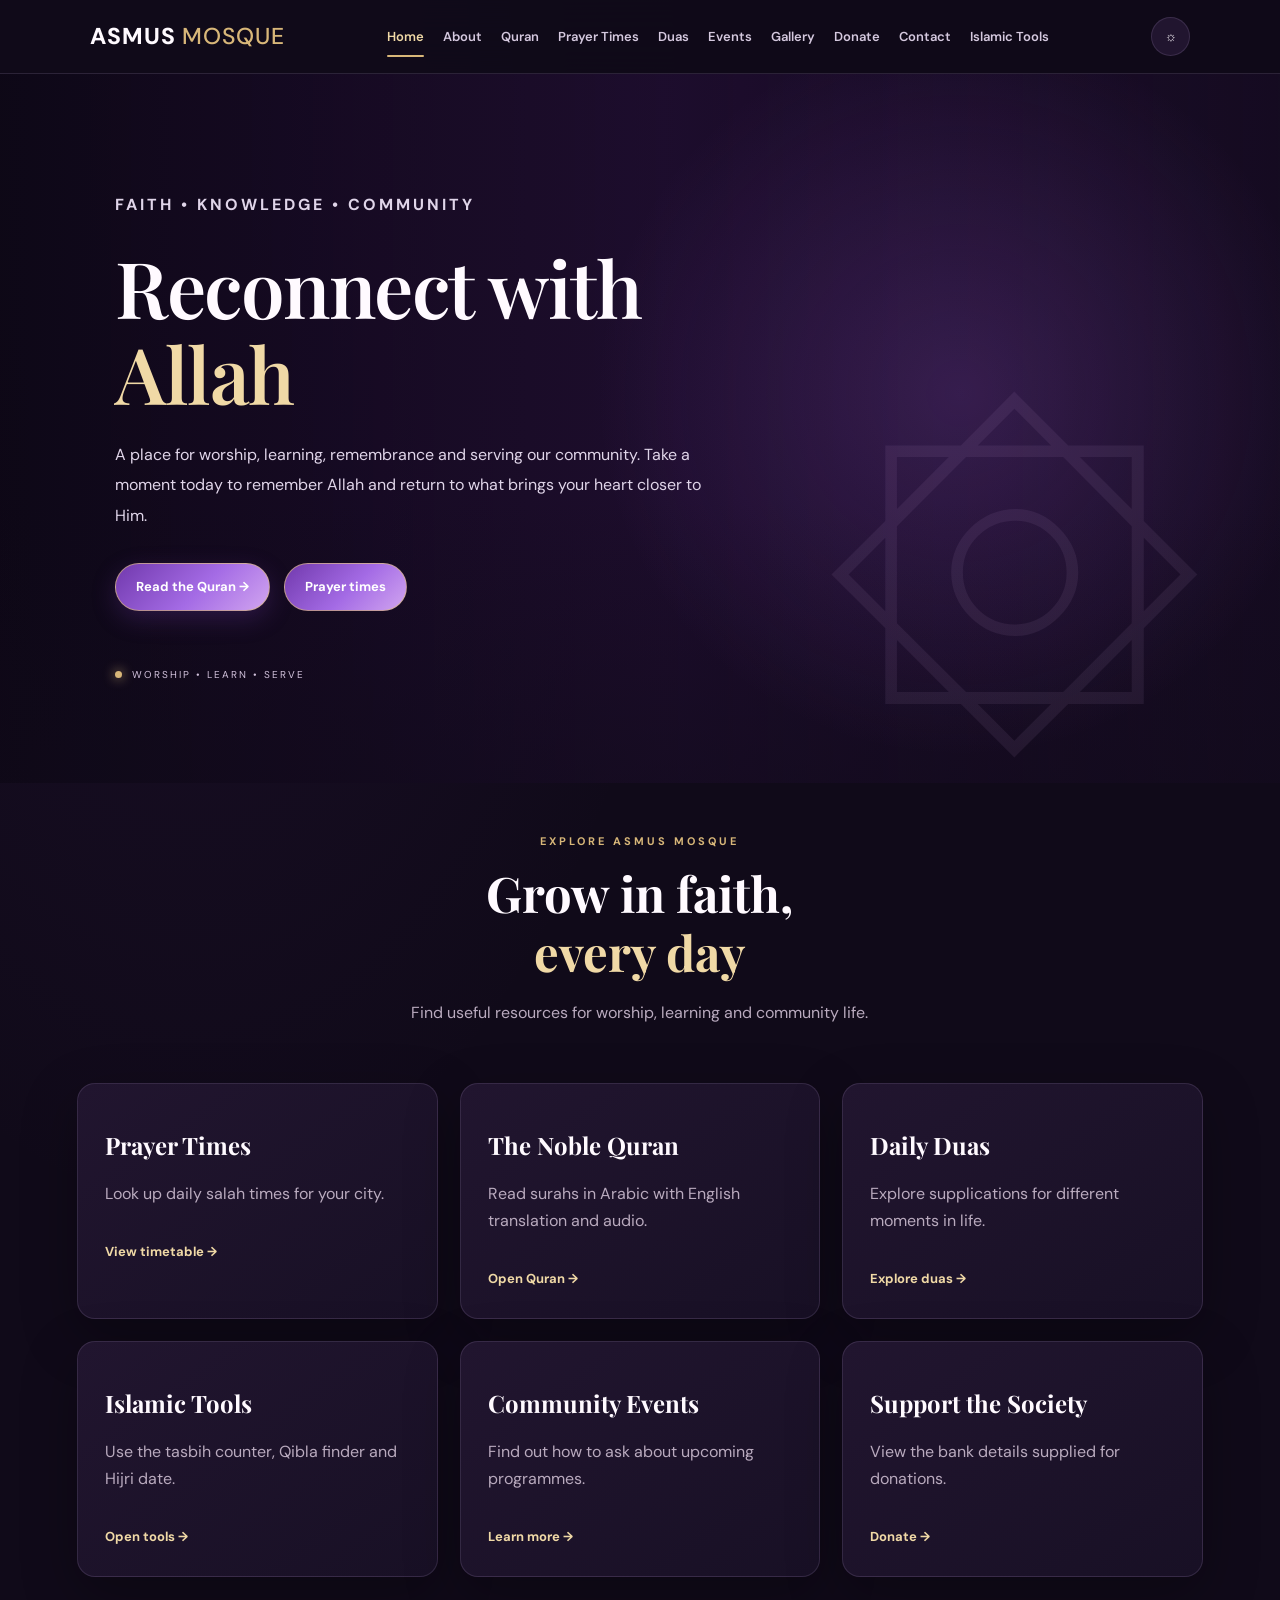
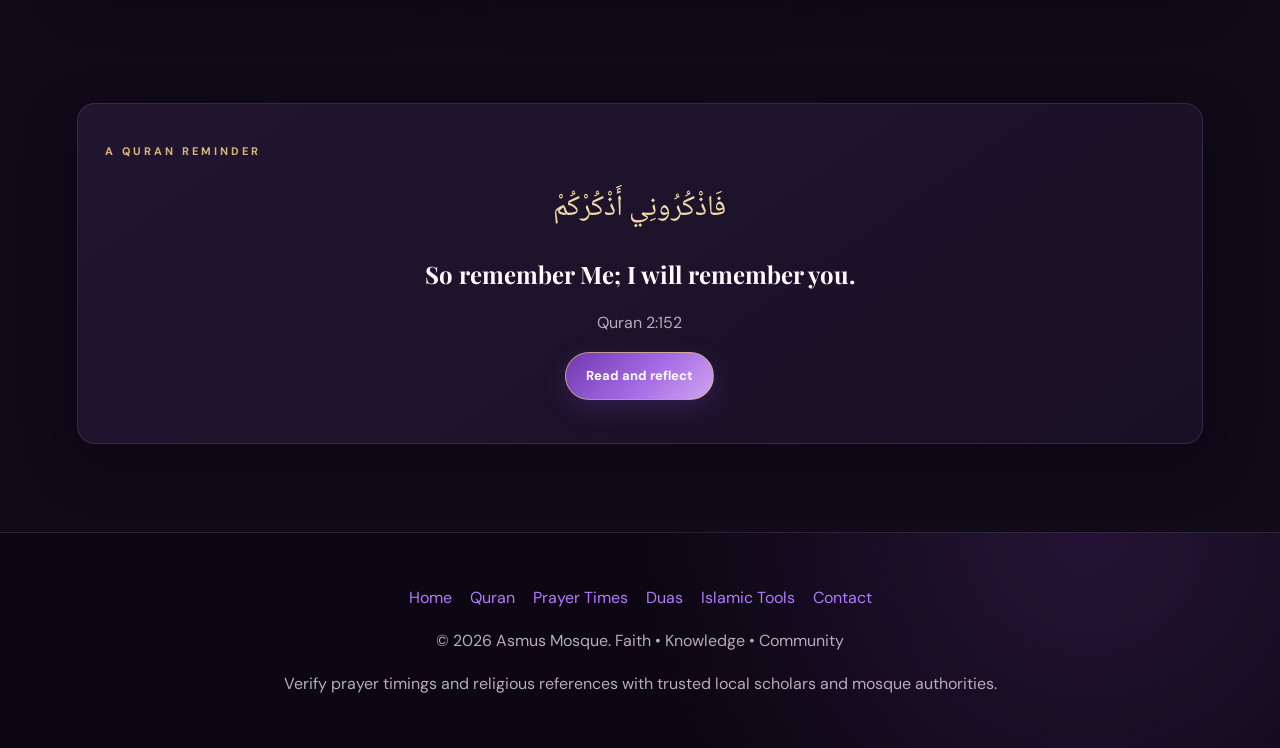
<file: index.html>
<!doctype html>
<html lang="en">
<head>
<meta charset="utf-8"><meta name="viewport" content="width=device-width,initial-scale=1">
<meta name="description" content="Asmus Mosque — worship, learning, remembrance and community.">
<meta name="theme-color" content="#100a19"><link rel="manifest" href="manifest.webmanifest">
<title>Home | Asmus Mosque</title>
<link rel="preconnect" href="https://fonts.googleapis.com"><link rel="preconnect" href="https://fonts.gstatic.com" crossorigin>
<link href="https://fonts.googleapis.com/css2?family=DM+Sans:wght@400;500;600;700;800&family=Playfair+Display:wght@500;600;700&family=Noto+Naskh+Arabic:wght@400;500;600&display=swap" rel="stylesheet">
<link rel="stylesheet" href="style.css"><link rel="stylesheet" href="pages.css">
<script src="script.js" defer></script><script src="home.js" defer></script>
</head>
<body><a class="skip-link" href="#main">Skip to content</a>
<header class="navbar"><a class="logo" href="index.html">ASMUS <span>MOSQUE</span></a>
<button class="menu-toggle" id="menuToggle" type="button" aria-label="Toggle navigation" aria-expanded="false"><span></span><span></span><span></span></button>
<nav aria-label="Main navigation"><a href="index.html">Home</a><a href="about.html">About</a><a href="quran.html">Quran</a><a href="prayer.html">Prayer Times</a><a href="duas.html">Duas</a><a href="events.html">Events</a><a href="gallery.html">Gallery</a><a href="donate.html">Donate</a><a href="contact.html">Contact</a><a href="tools.html">Islamic Tools</a></nav><div class="nav-actions"><button id="themeToggle" type="button" aria-label="Toggle light and dark theme">☼</button></div></header>
<div class="install-banner" id="installBanner"><span>Install Asmus Mosque on your device for quick access.</span><button class="btn" id="installButton" type="button">Install</button></div>
<main id="main"><section class="hero"><div class="hero-overlay"></div><div class="hero-content"><p class="hero-label">FAITH • KNOWLEDGE • COMMUNITY</p><h1>Reconnect with <span>Allah</span></h1><p>A place for worship, learning, remembrance and serving our community. Take a moment today to remember Allah and return to what brings your heart closer to Him.</p><div class="hero-buttons"><a class="btn" href="quran.html">Read the Quran →</a><a class="btn btn-outline" href="prayer.html">Prayer times</a></div><div class="hero-location"><span class="location-dot"></span> WORSHIP • LEARN • SERVE</div></div><div class="hero-decoration" aria-hidden="true">۞</div></section>
<section class="page-content"><div class="section-heading"><p class="eyebrow">EXPLORE ASMUS MOSQUE</p><h2>Grow in faith, <span class="gold">every day</span></h2><p>Find useful resources for worship, learning and community life.</p></div><div class="content-grid"><a class="content-card" href="prayer.html"><h2>Prayer Times</h2><p>Look up daily salah times for your city.</p><span class="card-link">View timetable →</span></a><a class="content-card" href="quran.html"><h2>The Noble Quran</h2><p>Read surahs in Arabic with English translation and audio.</p><span class="card-link">Open Quran →</span></a><a class="content-card" href="duas.html"><h2>Daily Duas</h2><p>Explore supplications for different moments in life.</p><span class="card-link">Explore duas →</span></a><a class="content-card" href="tools.html"><h2>Islamic Tools</h2><p>Use the tasbih counter, Qibla finder and Hijri date.</p><span class="card-link">Open tools →</span></a><a class="content-card" href="events.html"><h2>Community Events</h2><p>Find out how to ask about upcoming programmes.</p><span class="card-link">Learn more →</span></a><a class="content-card" href="donate.html"><h2>Support the Society</h2><p>View the bank details supplied for donations.</p><span class="card-link">Donate →</span></a></div></section>
<section class="page-content"><div class="quran-panel"><p class="eyebrow">A QURAN REMINDER</p><div id="homeVerseArabic" class="arabic">فَاذْكُرُونِي أَذْكُرْكُمْ</div><h2 id="homeVerseTranslation" style="text-align:center">So remember Me; I will remember you.</h2><p id="homeVerseReference" class="muted" style="text-align:center">Quran 2:152</p><p style="text-align:center"><a class="btn" href="quran.html">Read and reflect</a></p></div></section></main>
<footer class="footer"><p><a href="index.html">Home</a><a href="quran.html">Quran</a><a href="prayer.html">Prayer Times</a><a href="duas.html">Duas</a><a href="tools.html">Islamic Tools</a><a href="contact.html">Contact</a></p><p>© <span data-year></span> Asmus Mosque. Faith • Knowledge • Community</p><p class="muted">Verify prayer timings and religious references with trusted local scholars and mosque authorities.</p></footer>
</body></html>
</file>
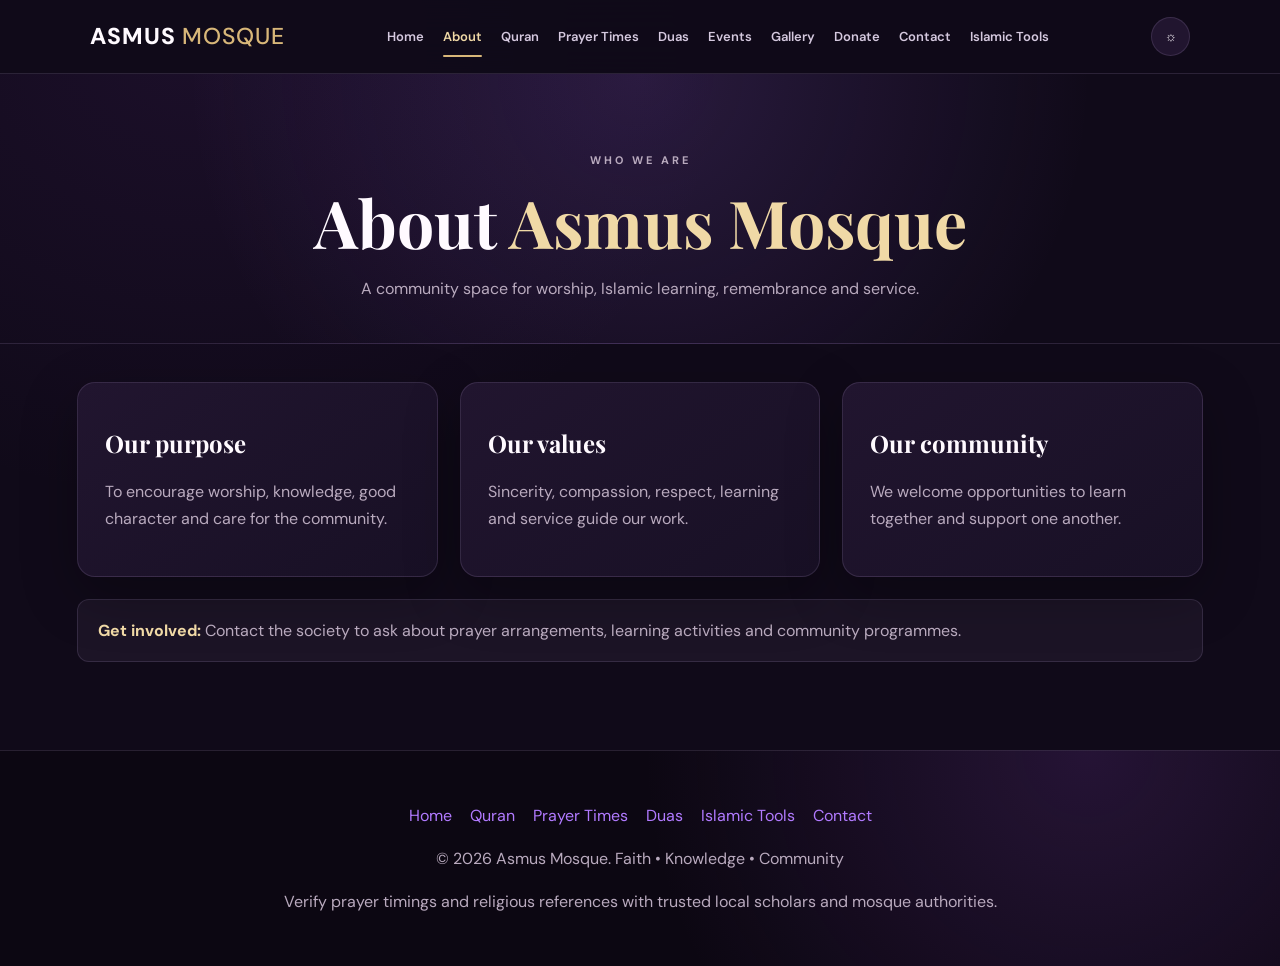
<file: about.html>
<!doctype html>
<html lang="en">
<head>
<meta charset="utf-8"><meta name="viewport" content="width=device-width,initial-scale=1">
<meta name="description" content="Asmus Mosque — worship, learning, remembrance and community.">
<meta name="theme-color" content="#100a19"><link rel="manifest" href="manifest.webmanifest">
<title>About | Asmus Mosque</title>
<link rel="preconnect" href="https://fonts.googleapis.com"><link rel="preconnect" href="https://fonts.gstatic.com" crossorigin>
<link href="https://fonts.googleapis.com/css2?family=DM+Sans:wght@400;500;600;700;800&family=Playfair+Display:wght@500;600;700&family=Noto+Naskh+Arabic:wght@400;500;600&display=swap" rel="stylesheet">
<link rel="stylesheet" href="style.css"><link rel="stylesheet" href="pages.css">
<script src="script.js" defer></script>
</head>
<body><a class="skip-link" href="#main">Skip to content</a>
<header class="navbar"><a class="logo" href="index.html">ASMUS <span>MOSQUE</span></a>
<button class="menu-toggle" id="menuToggle" type="button" aria-label="Toggle navigation" aria-expanded="false"><span></span><span></span><span></span></button>
<nav aria-label="Main navigation"><a href="index.html">Home</a><a href="about.html">About</a><a href="quran.html">Quran</a><a href="prayer.html">Prayer Times</a><a href="duas.html">Duas</a><a href="events.html">Events</a><a href="gallery.html">Gallery</a><a href="donate.html">Donate</a><a href="contact.html">Contact</a><a href="tools.html">Islamic Tools</a></nav><div class="nav-actions"><button id="themeToggle" type="button" aria-label="Toggle light and dark theme">☼</button></div></header>
<div class="install-banner" id="installBanner"><span>Install Asmus Mosque on your device for quick access.</span><button class="btn" id="installButton" type="button">Install</button></div>
<main id="main"><section class="page-heading"><p class="eyebrow">WHO WE ARE</p><h1>About <span class="gold">Asmus Mosque</span></h1><p>A community space for worship, Islamic learning, remembrance and service.</p></section><section class="page-content"><div class="content-grid"><article class="content-card"><h2>Our purpose</h2><p>To encourage worship, knowledge, good character and care for the community.</p></article><article class="content-card"><h2>Our values</h2><p>Sincerity, compassion, respect, learning and service guide our work.</p></article><article class="content-card"><h2>Our community</h2><p>We welcome opportunities to learn together and support one another.</p></article></div><div class="notice"><strong class="gold">Get involved:</strong> Contact the society to ask about prayer arrangements, learning activities and community programmes.</div></section></main>
<footer class="footer"><p><a href="index.html">Home</a><a href="quran.html">Quran</a><a href="prayer.html">Prayer Times</a><a href="duas.html">Duas</a><a href="tools.html">Islamic Tools</a><a href="contact.html">Contact</a></p><p>© <span data-year></span> Asmus Mosque. Faith • Knowledge • Community</p><p class="muted">Verify prayer timings and religious references with trusted local scholars and mosque authorities.</p></footer>
</body></html>
</file>
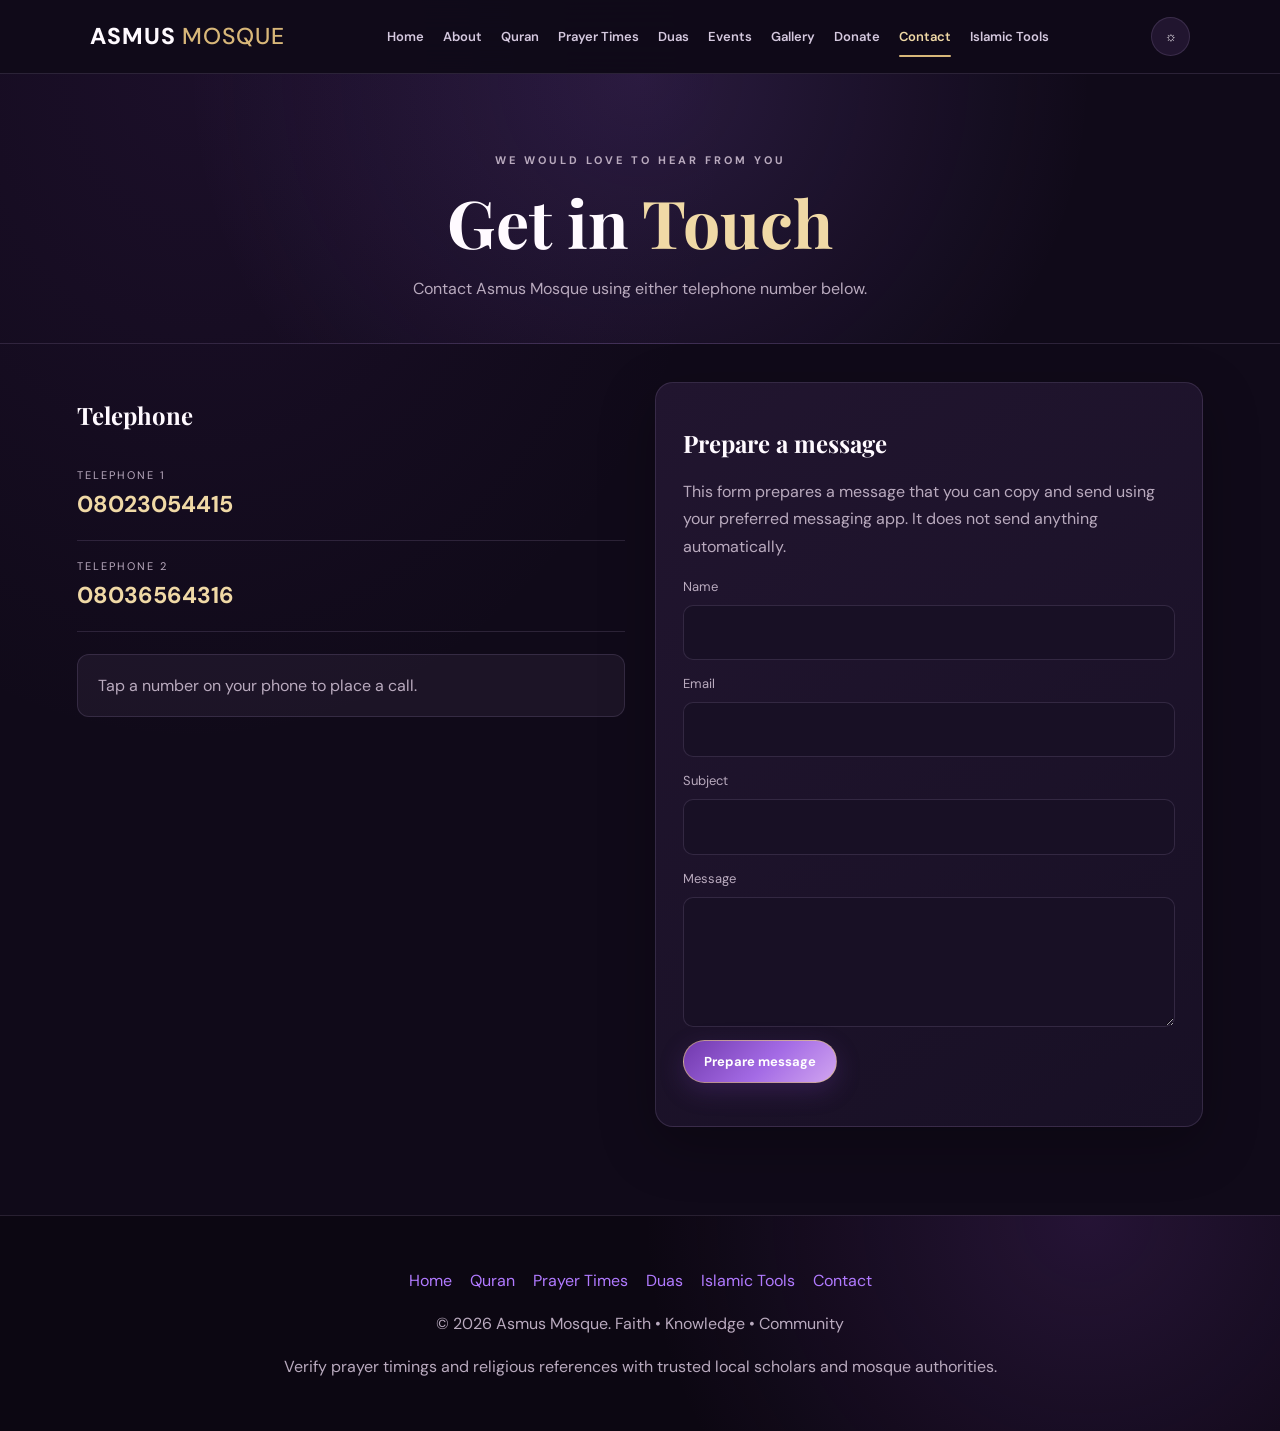
<file: contact.html>
<!doctype html>
<html lang="en">
<head>
<meta charset="utf-8"><meta name="viewport" content="width=device-width,initial-scale=1">
<meta name="description" content="Asmus Mosque — worship, learning, remembrance and community.">
<meta name="theme-color" content="#100a19"><link rel="manifest" href="manifest.webmanifest">
<title>Contact | Asmus Mosque</title>
<link rel="preconnect" href="https://fonts.googleapis.com"><link rel="preconnect" href="https://fonts.gstatic.com" crossorigin>
<link href="https://fonts.googleapis.com/css2?family=DM+Sans:wght@400;500;600;700;800&family=Playfair+Display:wght@500;600;700&family=Noto+Naskh+Arabic:wght@400;500;600&display=swap" rel="stylesheet">
<link rel="stylesheet" href="style.css"><link rel="stylesheet" href="pages.css">
<script src="script.js" defer></script><script src="contact.js" defer></script>
</head>
<body><a class="skip-link" href="#main">Skip to content</a>
<header class="navbar"><a class="logo" href="index.html">ASMUS <span>MOSQUE</span></a>
<button class="menu-toggle" id="menuToggle" type="button" aria-label="Toggle navigation" aria-expanded="false"><span></span><span></span><span></span></button>
<nav aria-label="Main navigation"><a href="index.html">Home</a><a href="about.html">About</a><a href="quran.html">Quran</a><a href="prayer.html">Prayer Times</a><a href="duas.html">Duas</a><a href="events.html">Events</a><a href="gallery.html">Gallery</a><a href="donate.html">Donate</a><a href="contact.html">Contact</a><a href="tools.html">Islamic Tools</a></nav><div class="nav-actions"><button id="themeToggle" type="button" aria-label="Toggle light and dark theme">☼</button></div></header>
<div class="install-banner" id="installBanner"><span>Install Asmus Mosque on your device for quick access.</span><button class="btn" id="installButton" type="button">Install</button></div>
<main id="main"><section class="page-heading"><p class="eyebrow">WE WOULD LOVE TO HEAR FROM YOU</p><h1>Get in <span class="gold">Touch</span></h1><p>Contact Asmus Mosque using either telephone number below.</p></section><section class="page-content"><div class="contact-layout"><div><h2>Telephone</h2><div class="contact-number-card"><span>Telephone 1</span><a href="tel:08023054415">08023054415</a></div><div class="contact-number-card"><span>Telephone 2</span><a href="tel:08036564316">08036564316</a></div><div class="notice">Tap a number on your phone to place a call.</div></div><form class="contact-form" id="contactForm"><h2>Prepare a message</h2><p class="muted">This form prepares a message that you can copy and send using your preferred messaging app. It does not send anything automatically.</p><div class="form-field"><label for="contactName">Name</label><input id="contactName" required maxlength="80"></div><div class="form-field"><label for="contactEmail">Email</label><input id="contactEmail" type="email" required maxlength="120"></div><div class="form-field"><label for="contactSubject">Subject</label><input id="contactSubject" required maxlength="120"></div><div class="form-field"><label for="contactMessage">Message</label><textarea id="contactMessage" required maxlength="2000"></textarea></div><button class="btn" type="submit">Prepare message</button><p id="contactStatus" class="muted" aria-live="polite"></p><textarea id="preparedMessage" hidden readonly aria-label="Prepared message"></textarea><button class="small-btn" id="copyMessage" type="button" hidden>Copy prepared message</button></form></div></section></main>
<footer class="footer"><p><a href="index.html">Home</a><a href="quran.html">Quran</a><a href="prayer.html">Prayer Times</a><a href="duas.html">Duas</a><a href="tools.html">Islamic Tools</a><a href="contact.html">Contact</a></p><p>© <span data-year></span> Asmus Mosque. Faith • Knowledge • Community</p><p class="muted">Verify prayer timings and religious references with trusted local scholars and mosque authorities.</p></footer>
</body></html>
</file>
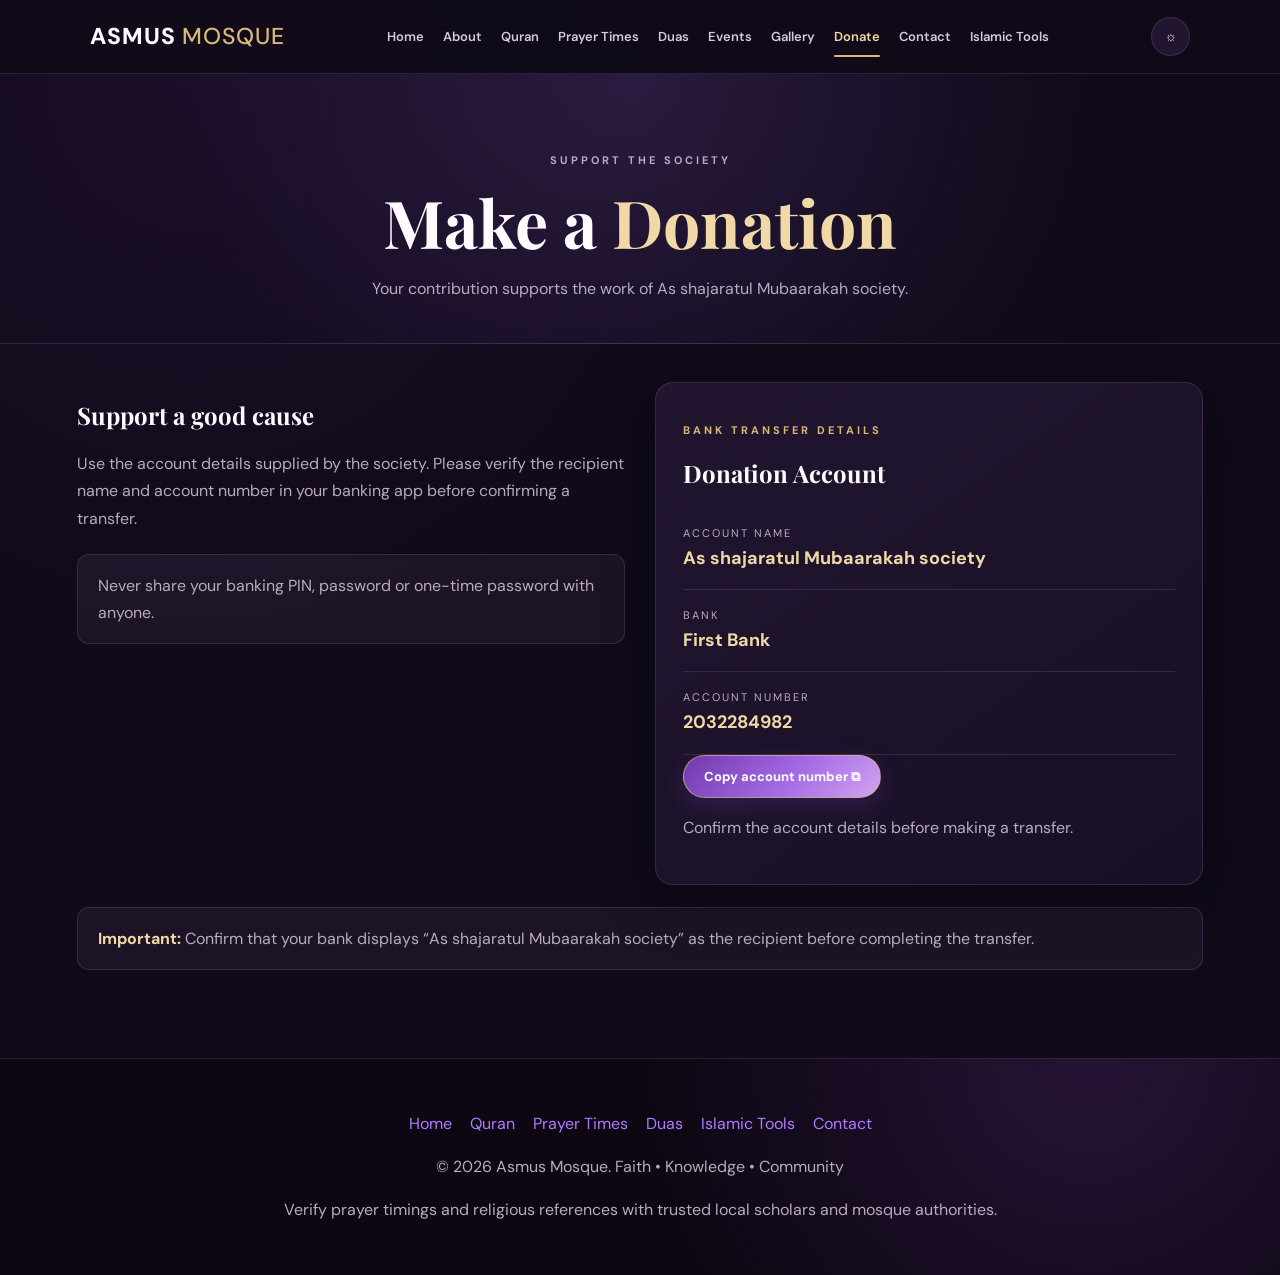
<file: donate.html>
<!doctype html>
<html lang="en">
<head>
<meta charset="utf-8"><meta name="viewport" content="width=device-width,initial-scale=1">
<meta name="description" content="Asmus Mosque — worship, learning, remembrance and community.">
<meta name="theme-color" content="#100a19"><link rel="manifest" href="manifest.webmanifest">
<title>Donate | Asmus Mosque</title>
<link rel="preconnect" href="https://fonts.googleapis.com"><link rel="preconnect" href="https://fonts.gstatic.com" crossorigin>
<link href="https://fonts.googleapis.com/css2?family=DM+Sans:wght@400;500;600;700;800&family=Playfair+Display:wght@500;600;700&family=Noto+Naskh+Arabic:wght@400;500;600&display=swap" rel="stylesheet">
<link rel="stylesheet" href="style.css"><link rel="stylesheet" href="pages.css">
<script src="script.js" defer></script><script src="donate.js" defer></script>
</head>
<body><a class="skip-link" href="#main">Skip to content</a>
<header class="navbar"><a class="logo" href="index.html">ASMUS <span>MOSQUE</span></a>
<button class="menu-toggle" id="menuToggle" type="button" aria-label="Toggle navigation" aria-expanded="false"><span></span><span></span><span></span></button>
<nav aria-label="Main navigation"><a href="index.html">Home</a><a href="about.html">About</a><a href="quran.html">Quran</a><a href="prayer.html">Prayer Times</a><a href="duas.html">Duas</a><a href="events.html">Events</a><a href="gallery.html">Gallery</a><a href="donate.html">Donate</a><a href="contact.html">Contact</a><a href="tools.html">Islamic Tools</a></nav><div class="nav-actions"><button id="themeToggle" type="button" aria-label="Toggle light and dark theme">☼</button></div></header>
<div class="install-banner" id="installBanner"><span>Install Asmus Mosque on your device for quick access.</span><button class="btn" id="installButton" type="button">Install</button></div>
<main id="main"><section class="page-heading"><p class="eyebrow">SUPPORT THE SOCIETY</p><h1>Make a <span class="gold">Donation</span></h1><p>Your contribution supports the work of As shajaratul Mubaarakah society.</p></section><section class="page-content"><div class="donation-layout"><div><h2>Support a good cause</h2><p class="muted">Use the account details supplied by the society. Please verify the recipient name and account number in your banking app before confirming a transfer.</p><div class="notice">Never share your banking PIN, password or one-time password with anyone.</div></div><div class="account-card"><p class="eyebrow">BANK TRANSFER DETAILS</p><h2>Donation Account</h2><div class="account-row"><span>Account name</span><strong>As shajaratul Mubaarakah society</strong></div><div class="account-row"><span>Bank</span><strong>First Bank</strong></div><div class="account-row"><span>Account number</span><strong id="accountNumber">2032284982</strong></div><button class="btn" id="copyAccount" type="button">Copy account number ⧉</button><p id="copyStatus" class="muted" aria-live="polite">Confirm the account details before making a transfer.</p></div></div><div class="notice"><strong class="gold">Important:</strong> Confirm that your bank displays “As shajaratul Mubaarakah society” as the recipient before completing the transfer.</div></section></main>
<footer class="footer"><p><a href="index.html">Home</a><a href="quran.html">Quran</a><a href="prayer.html">Prayer Times</a><a href="duas.html">Duas</a><a href="tools.html">Islamic Tools</a><a href="contact.html">Contact</a></p><p>© <span data-year></span> Asmus Mosque. Faith • Knowledge • Community</p><p class="muted">Verify prayer timings and religious references with trusted local scholars and mosque authorities.</p></footer>
</body></html>
</file>
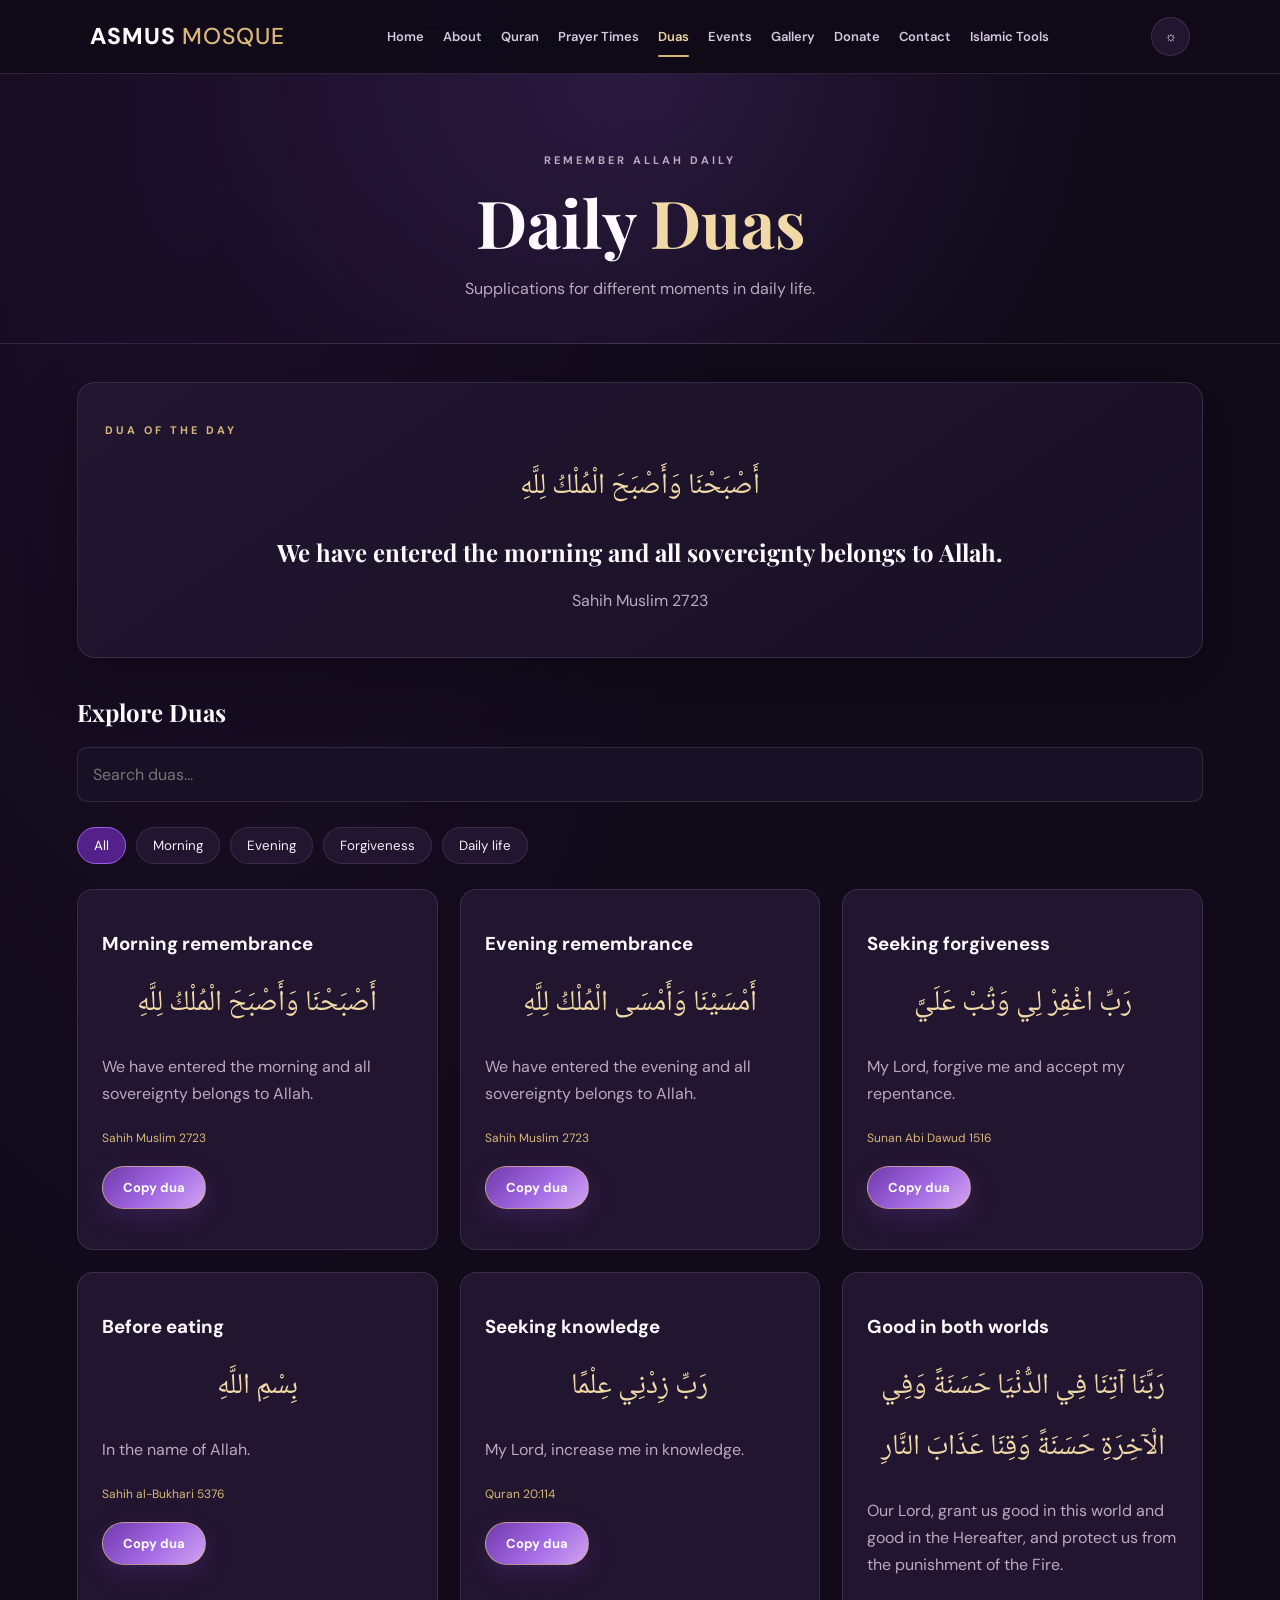
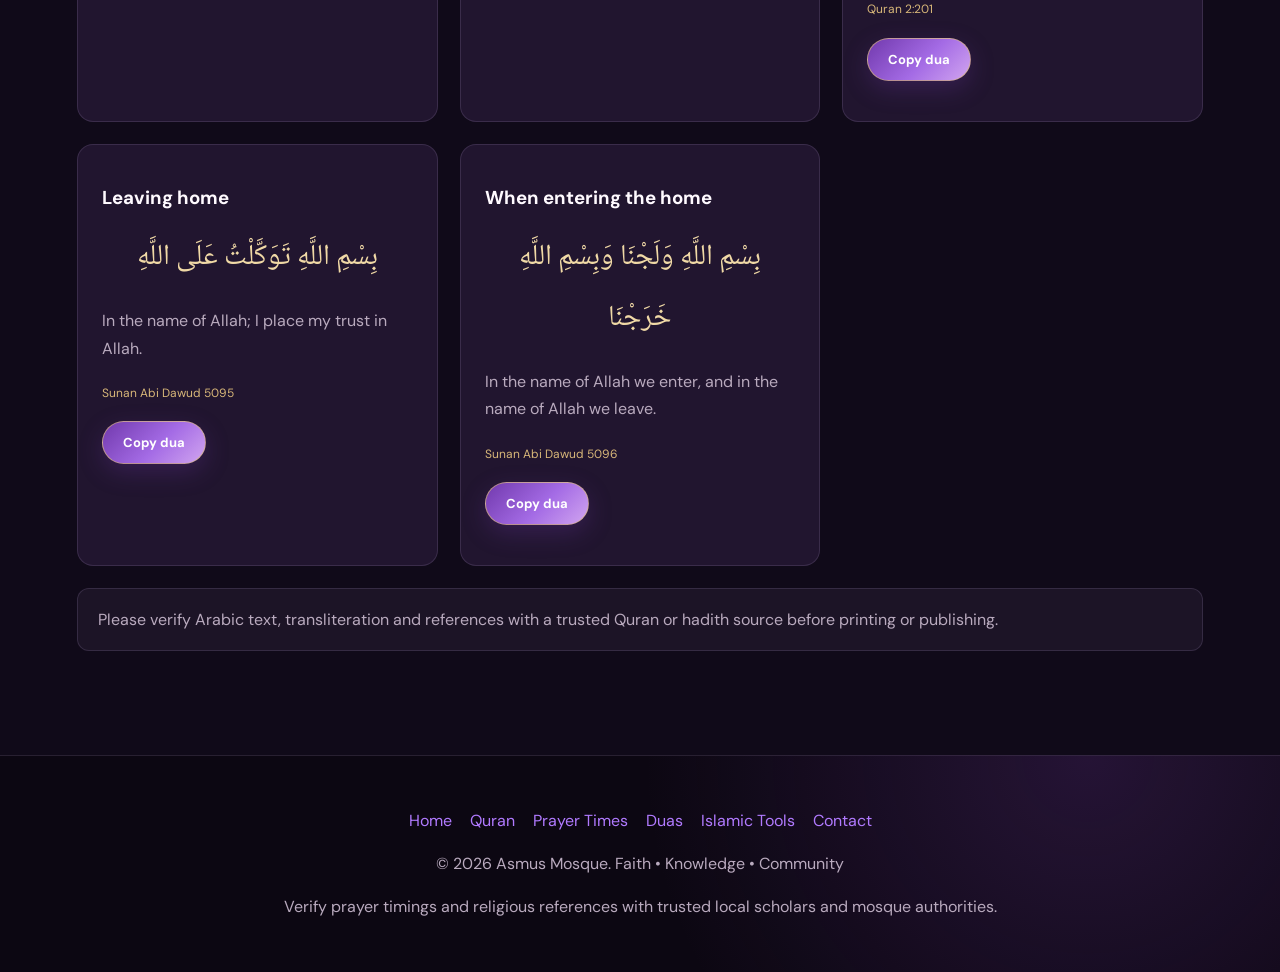
<file: duas.html>
<!doctype html>
<html lang="en">
<head>
<meta charset="utf-8"><meta name="viewport" content="width=device-width,initial-scale=1">
<meta name="description" content="Asmus Mosque — worship, learning, remembrance and community.">
<meta name="theme-color" content="#100a19"><link rel="manifest" href="manifest.webmanifest">
<title>Daily Duas | Asmus Mosque</title>
<link rel="preconnect" href="https://fonts.googleapis.com"><link rel="preconnect" href="https://fonts.gstatic.com" crossorigin>
<link href="https://fonts.googleapis.com/css2?family=DM+Sans:wght@400;500;600;700;800&family=Playfair+Display:wght@500;600;700&family=Noto+Naskh+Arabic:wght@400;500;600&display=swap" rel="stylesheet">
<link rel="stylesheet" href="style.css"><link rel="stylesheet" href="pages.css">
<script src="script.js" defer></script><script src="duas.js" defer></script>
</head>
<body><a class="skip-link" href="#main">Skip to content</a>
<header class="navbar"><a class="logo" href="index.html">ASMUS <span>MOSQUE</span></a>
<button class="menu-toggle" id="menuToggle" type="button" aria-label="Toggle navigation" aria-expanded="false"><span></span><span></span><span></span></button>
<nav aria-label="Main navigation"><a href="index.html">Home</a><a href="about.html">About</a><a href="quran.html">Quran</a><a href="prayer.html">Prayer Times</a><a href="duas.html">Duas</a><a href="events.html">Events</a><a href="gallery.html">Gallery</a><a href="donate.html">Donate</a><a href="contact.html">Contact</a><a href="tools.html">Islamic Tools</a></nav><div class="nav-actions"><button id="themeToggle" type="button" aria-label="Toggle light and dark theme">☼</button></div></header>
<div class="install-banner" id="installBanner"><span>Install Asmus Mosque on your device for quick access.</span><button class="btn" id="installButton" type="button">Install</button></div>
<main id="main"><section class="page-heading"><p class="eyebrow">REMEMBER ALLAH DAILY</p><h1>Daily <span class="gold">Duas</span></h1><p>Supplications for different moments in daily life.</p></section><section class="page-content"><div class="quran-panel"><p class="eyebrow">DUA OF THE DAY</p><div id="dailyDuaArabic" class="arabic"></div><h2 id="dailyDuaTranslation" style="text-align:center"></h2><p id="dailyDuaReference" class="muted" style="text-align:center"></p></div><h2 style="margin-top:40px">Explore Duas</h2><input class="search-input" id="duaSearch" placeholder="Search duas..." aria-label="Search duas"><div class="dua-tabs" id="duaTabs"><button class="active" data-category="all">All</button><button data-category="morning">Morning</button><button data-category="evening">Evening</button><button data-category="forgiveness">Forgiveness</button><button data-category="daily">Daily life</button></div><div class="content-grid" id="duaList"></div><p id="noDuas" class="muted" hidden>No duas found.</p><p class="notice">Please verify Arabic text, transliteration and references with a trusted Quran or hadith source before printing or publishing.</p></section></main>
<footer class="footer"><p><a href="index.html">Home</a><a href="quran.html">Quran</a><a href="prayer.html">Prayer Times</a><a href="duas.html">Duas</a><a href="tools.html">Islamic Tools</a><a href="contact.html">Contact</a></p><p>© <span data-year></span> Asmus Mosque. Faith • Knowledge • Community</p><p class="muted">Verify prayer timings and religious references with trusted local scholars and mosque authorities.</p></footer>
</body></html>
</file>
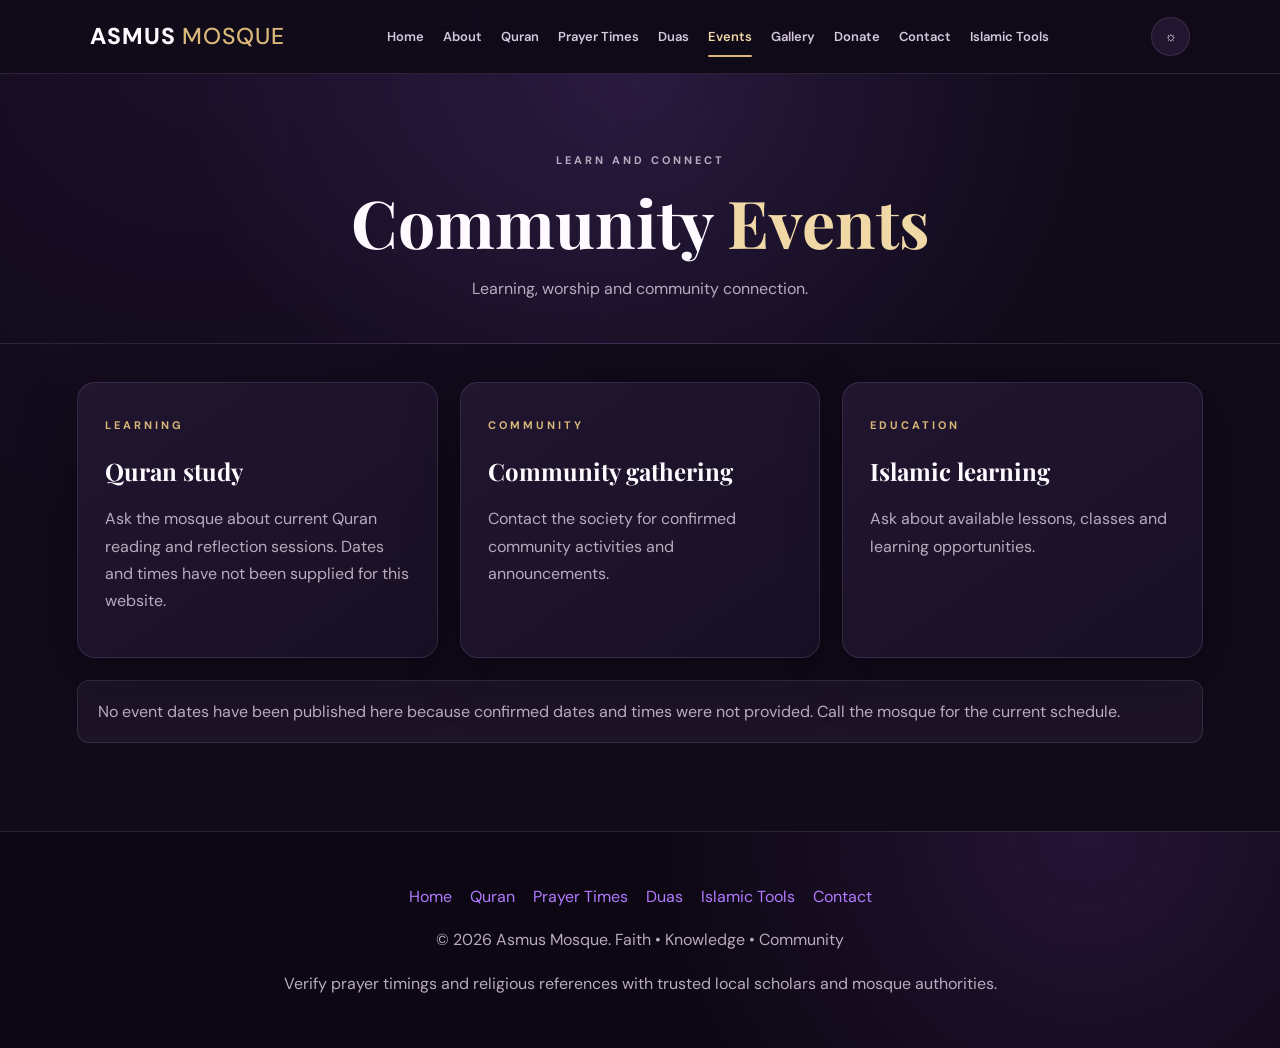
<file: events.html>
<!doctype html>
<html lang="en">
<head>
<meta charset="utf-8"><meta name="viewport" content="width=device-width,initial-scale=1">
<meta name="description" content="Asmus Mosque — worship, learning, remembrance and community.">
<meta name="theme-color" content="#100a19"><link rel="manifest" href="manifest.webmanifest">
<title>Events | Asmus Mosque</title>
<link rel="preconnect" href="https://fonts.googleapis.com"><link rel="preconnect" href="https://fonts.gstatic.com" crossorigin>
<link href="https://fonts.googleapis.com/css2?family=DM+Sans:wght@400;500;600;700;800&family=Playfair+Display:wght@500;600;700&family=Noto+Naskh+Arabic:wght@400;500;600&display=swap" rel="stylesheet">
<link rel="stylesheet" href="style.css"><link rel="stylesheet" href="pages.css">
<script src="script.js" defer></script>
</head>
<body><a class="skip-link" href="#main">Skip to content</a>
<header class="navbar"><a class="logo" href="index.html">ASMUS <span>MOSQUE</span></a>
<button class="menu-toggle" id="menuToggle" type="button" aria-label="Toggle navigation" aria-expanded="false"><span></span><span></span><span></span></button>
<nav aria-label="Main navigation"><a href="index.html">Home</a><a href="about.html">About</a><a href="quran.html">Quran</a><a href="prayer.html">Prayer Times</a><a href="duas.html">Duas</a><a href="events.html">Events</a><a href="gallery.html">Gallery</a><a href="donate.html">Donate</a><a href="contact.html">Contact</a><a href="tools.html">Islamic Tools</a></nav><div class="nav-actions"><button id="themeToggle" type="button" aria-label="Toggle light and dark theme">☼</button></div></header>
<div class="install-banner" id="installBanner"><span>Install Asmus Mosque on your device for quick access.</span><button class="btn" id="installButton" type="button">Install</button></div>
<main id="main"><section class="page-heading"><p class="eyebrow">LEARN AND CONNECT</p><h1>Community <span class="gold">Events</span></h1><p>Learning, worship and community connection.</p></section><section class="page-content"><div class="content-grid"><article class="content-card"><span class="eyebrow">LEARNING</span><h2>Quran study</h2><p>Ask the mosque about current Quran reading and reflection sessions. Dates and times have not been supplied for this website.</p></article><article class="content-card"><span class="eyebrow">COMMUNITY</span><h2>Community gathering</h2><p>Contact the society for confirmed community activities and announcements.</p></article><article class="content-card"><span class="eyebrow">EDUCATION</span><h2>Islamic learning</h2><p>Ask about available lessons, classes and learning opportunities.</p></article></div><div class="notice">No event dates have been published here because confirmed dates and times were not provided. Call the mosque for the current schedule.</div></section></main>
<footer class="footer"><p><a href="index.html">Home</a><a href="quran.html">Quran</a><a href="prayer.html">Prayer Times</a><a href="duas.html">Duas</a><a href="tools.html">Islamic Tools</a><a href="contact.html">Contact</a></p><p>© <span data-year></span> Asmus Mosque. Faith • Knowledge • Community</p><p class="muted">Verify prayer timings and religious references with trusted local scholars and mosque authorities.</p></footer>
</body></html>
</file>
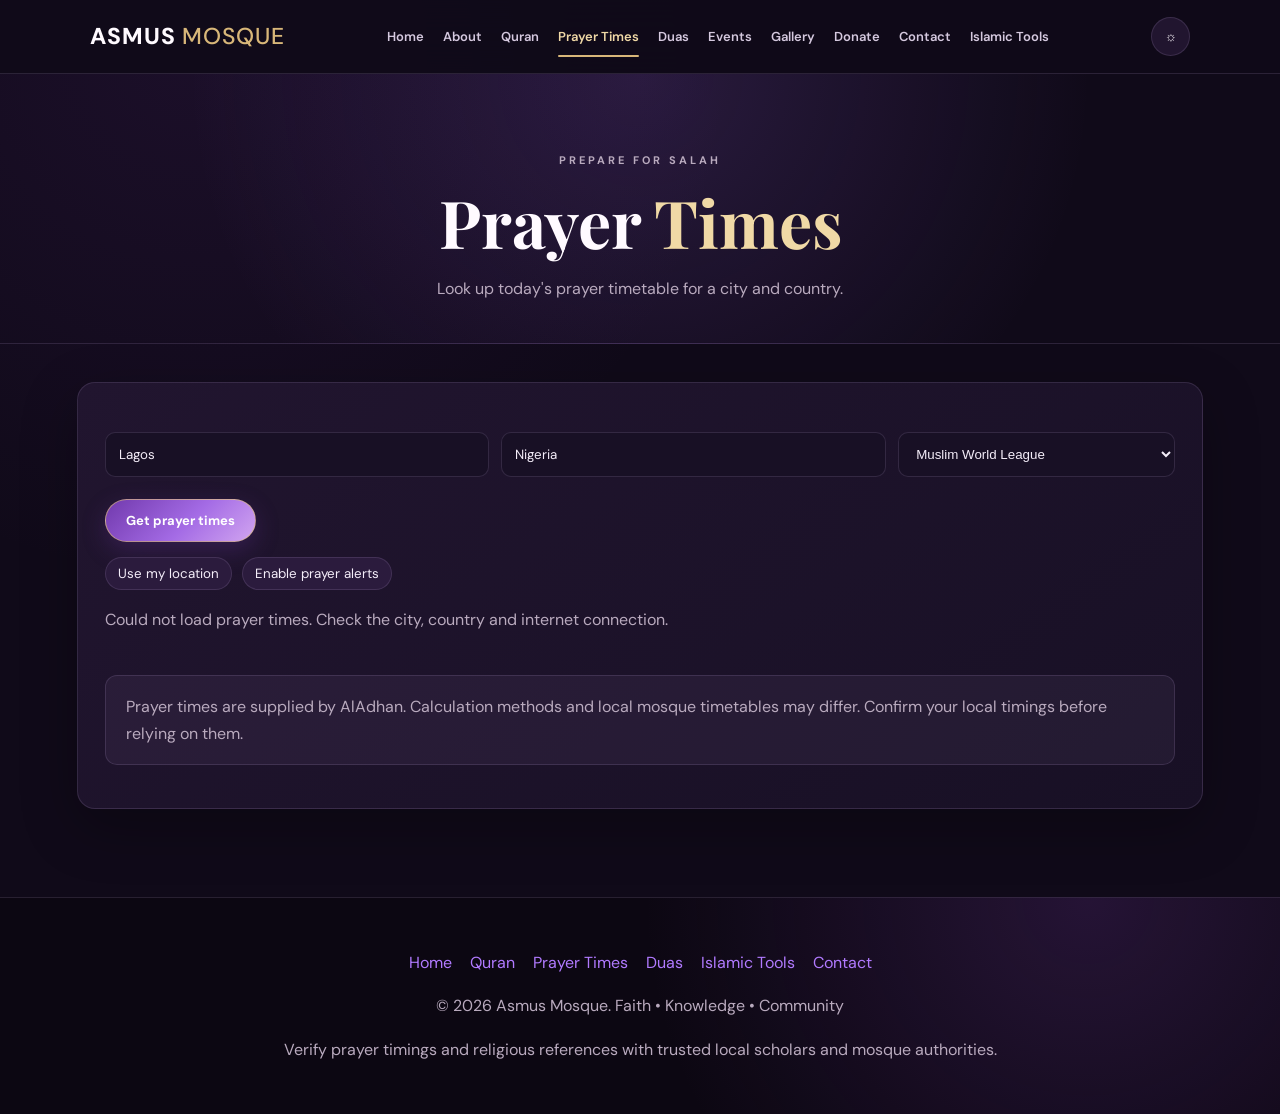
<file: prayer.html>
<!doctype html>
<html lang="en">
<head>
<meta charset="utf-8"><meta name="viewport" content="width=device-width,initial-scale=1">
<meta name="description" content="Asmus Mosque — worship, learning, remembrance and community.">
<meta name="theme-color" content="#100a19"><link rel="manifest" href="manifest.webmanifest">
<title>Prayer Times | Asmus Mosque</title>
<link rel="preconnect" href="https://fonts.googleapis.com"><link rel="preconnect" href="https://fonts.gstatic.com" crossorigin>
<link href="https://fonts.googleapis.com/css2?family=DM+Sans:wght@400;500;600;700;800&family=Playfair+Display:wght@500;600;700&family=Noto+Naskh+Arabic:wght@400;500;600&display=swap" rel="stylesheet">
<link rel="stylesheet" href="style.css"><link rel="stylesheet" href="pages.css">
<script src="script.js" defer></script><script src="prayer.js" defer></script>
</head>
<body><a class="skip-link" href="#main">Skip to content</a>
<header class="navbar"><a class="logo" href="index.html">ASMUS <span>MOSQUE</span></a>
<button class="menu-toggle" id="menuToggle" type="button" aria-label="Toggle navigation" aria-expanded="false"><span></span><span></span><span></span></button>
<nav aria-label="Main navigation"><a href="index.html">Home</a><a href="about.html">About</a><a href="quran.html">Quran</a><a href="prayer.html">Prayer Times</a><a href="duas.html">Duas</a><a href="events.html">Events</a><a href="gallery.html">Gallery</a><a href="donate.html">Donate</a><a href="contact.html">Contact</a><a href="tools.html">Islamic Tools</a></nav><div class="nav-actions"><button id="themeToggle" type="button" aria-label="Toggle light and dark theme">☼</button></div></header>
<div class="install-banner" id="installBanner"><span>Install Asmus Mosque on your device for quick access.</span><button class="btn" id="installButton" type="button">Install</button></div>
<main id="main"><section class="page-heading"><p class="eyebrow">PREPARE FOR SALAH</p><h1>Prayer <span class="gold">Times</span></h1><p>Look up today's prayer timetable for a city and country.</p></section><section class="page-content"><div class="prayer-panel"><form id="prayerForm"><div class="reader-controls"><input id="city" value="Lagos" placeholder="City" required aria-label="City"><input id="country" value="Nigeria" placeholder="Country" required aria-label="Country"><select id="method" aria-label="Calculation method"><option value="3">Muslim World League</option><option value="2">ISNA</option><option value="1">University of Islamic Sciences, Karachi</option><option value="5">Egyptian General Authority</option><option value="4">Umm Al-Qura, Makkah</option></select></div><button class="btn" type="submit">Get prayer times</button></form><div class="inline-actions"><button class="small-btn" id="useLocation" type="button">Use my location</button><button class="small-btn" id="enablePrayerAlerts" type="button">Enable prayer alerts</button></div><p id="prayerStatus" class="muted" aria-live="polite">Enter a city and country. Times require an internet connection.</p><h2 id="prayerDate"></h2><div id="prayerGrid" class="prayer-grid"></div><p class="notice">Prayer times are supplied by AlAdhan. Calculation methods and local mosque timetables may differ. Confirm your local timings before relying on them.</p></div></section></main>
<footer class="footer"><p><a href="index.html">Home</a><a href="quran.html">Quran</a><a href="prayer.html">Prayer Times</a><a href="duas.html">Duas</a><a href="tools.html">Islamic Tools</a><a href="contact.html">Contact</a></p><p>© <span data-year></span> Asmus Mosque. Faith • Knowledge • Community</p><p class="muted">Verify prayer timings and religious references with trusted local scholars and mosque authorities.</p></footer>
</body></html>
</file>
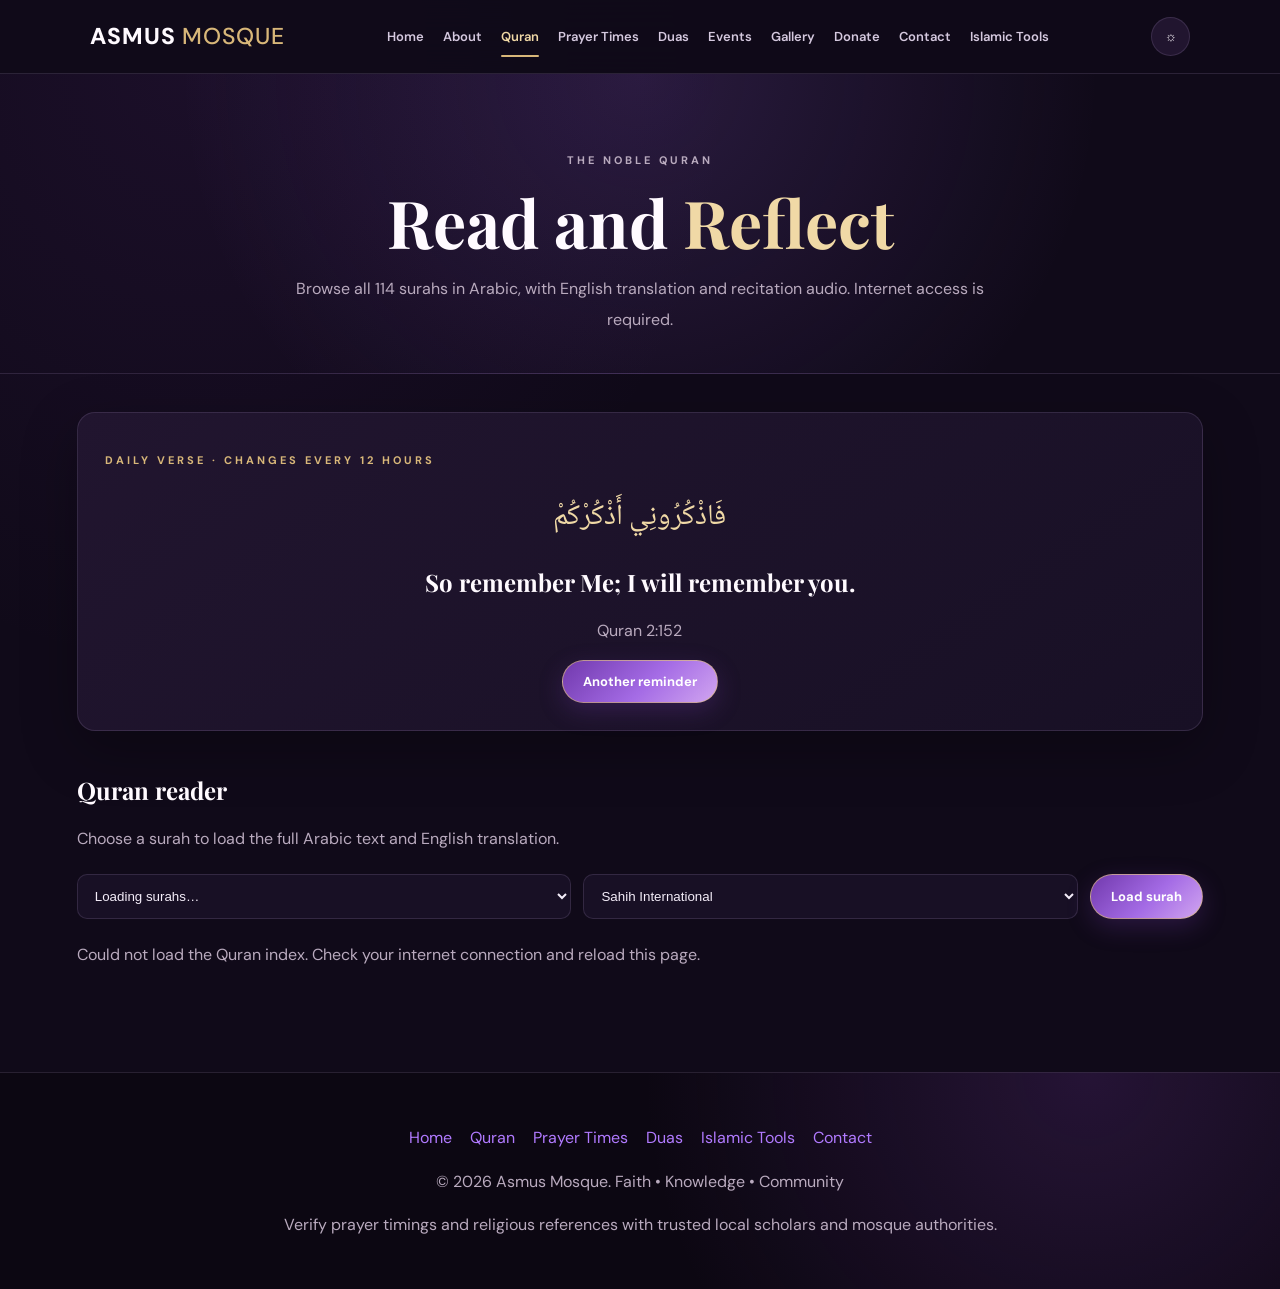
<file: quran.html>
<!doctype html>
<html lang="en">
<head>
<meta charset="utf-8"><meta name="viewport" content="width=device-width,initial-scale=1">
<meta name="description" content="Asmus Mosque — worship, learning, remembrance and community.">
<meta name="theme-color" content="#100a19"><link rel="manifest" href="manifest.webmanifest">
<title>Quran | Asmus Mosque</title>
<link rel="preconnect" href="https://fonts.googleapis.com"><link rel="preconnect" href="https://fonts.gstatic.com" crossorigin>
<link href="https://fonts.googleapis.com/css2?family=DM+Sans:wght@400;500;600;700;800&family=Playfair+Display:wght@500;600;700&family=Noto+Naskh+Arabic:wght@400;500;600&display=swap" rel="stylesheet">
<link rel="stylesheet" href="style.css"><link rel="stylesheet" href="pages.css">
<script src="script.js" defer></script><script src="quran.js" defer></script>
</head>
<body><a class="skip-link" href="#main">Skip to content</a>
<header class="navbar"><a class="logo" href="index.html">ASMUS <span>MOSQUE</span></a>
<button class="menu-toggle" id="menuToggle" type="button" aria-label="Toggle navigation" aria-expanded="false"><span></span><span></span><span></span></button>
<nav aria-label="Main navigation"><a href="index.html">Home</a><a href="about.html">About</a><a href="quran.html">Quran</a><a href="prayer.html">Prayer Times</a><a href="duas.html">Duas</a><a href="events.html">Events</a><a href="gallery.html">Gallery</a><a href="donate.html">Donate</a><a href="contact.html">Contact</a><a href="tools.html">Islamic Tools</a></nav><div class="nav-actions"><button id="themeToggle" type="button" aria-label="Toggle light and dark theme">☼</button></div></header>
<div class="install-banner" id="installBanner"><span>Install Asmus Mosque on your device for quick access.</span><button class="btn" id="installButton" type="button">Install</button></div>
<main id="main"><section class="page-heading"><p class="eyebrow">THE NOBLE QURAN</p><h1>Read and <span class="gold">Reflect</span></h1><p>Browse all 114 surahs in Arabic, with English translation and recitation audio. Internet access is required.</p></section><section class="page-content"><div class="quran-panel"><p class="eyebrow">DAILY VERSE · CHANGES EVERY 12 HOURS</p><div id="dailyVerseArabic" class="arabic"></div><h2 id="dailyVerseTranslation" style="text-align:center"></h2><p id="dailyVerseRef" class="muted" style="text-align:center"></p><div style="text-align:center"><button class="btn" id="anotherVerse" type="button">Another reminder</button></div></div><div style="margin-top:45px"><h2>Quran reader</h2><p class="muted">Choose a surah to load the full Arabic text and English translation.</p><div class="reader-controls"><select id="surahSelect" aria-label="Choose surah"><option value="1">Loading surahs…</option></select><select id="translationSelect" aria-label="Choose English translation"><option value="en.sahih">Sahih International</option><option value="en.asad">Muhammad Asad</option></select><button class="btn" id="loadSurah" type="button">Load surah</button></div><p id="quranStatus" class="muted" aria-live="polite">Loading Quran index…</p><div id="surahInfo"></div><audio id="surahAudio" controls preload="none" style="width:100%;margin:15px 0;display:none"></audio><div id="ayahList"></div></div></section></main>
<footer class="footer"><p><a href="index.html">Home</a><a href="quran.html">Quran</a><a href="prayer.html">Prayer Times</a><a href="duas.html">Duas</a><a href="tools.html">Islamic Tools</a><a href="contact.html">Contact</a></p><p>© <span data-year></span> Asmus Mosque. Faith • Knowledge • Community</p><p class="muted">Verify prayer timings and religious references with trusted local scholars and mosque authorities.</p></footer>
</body></html>
</file>
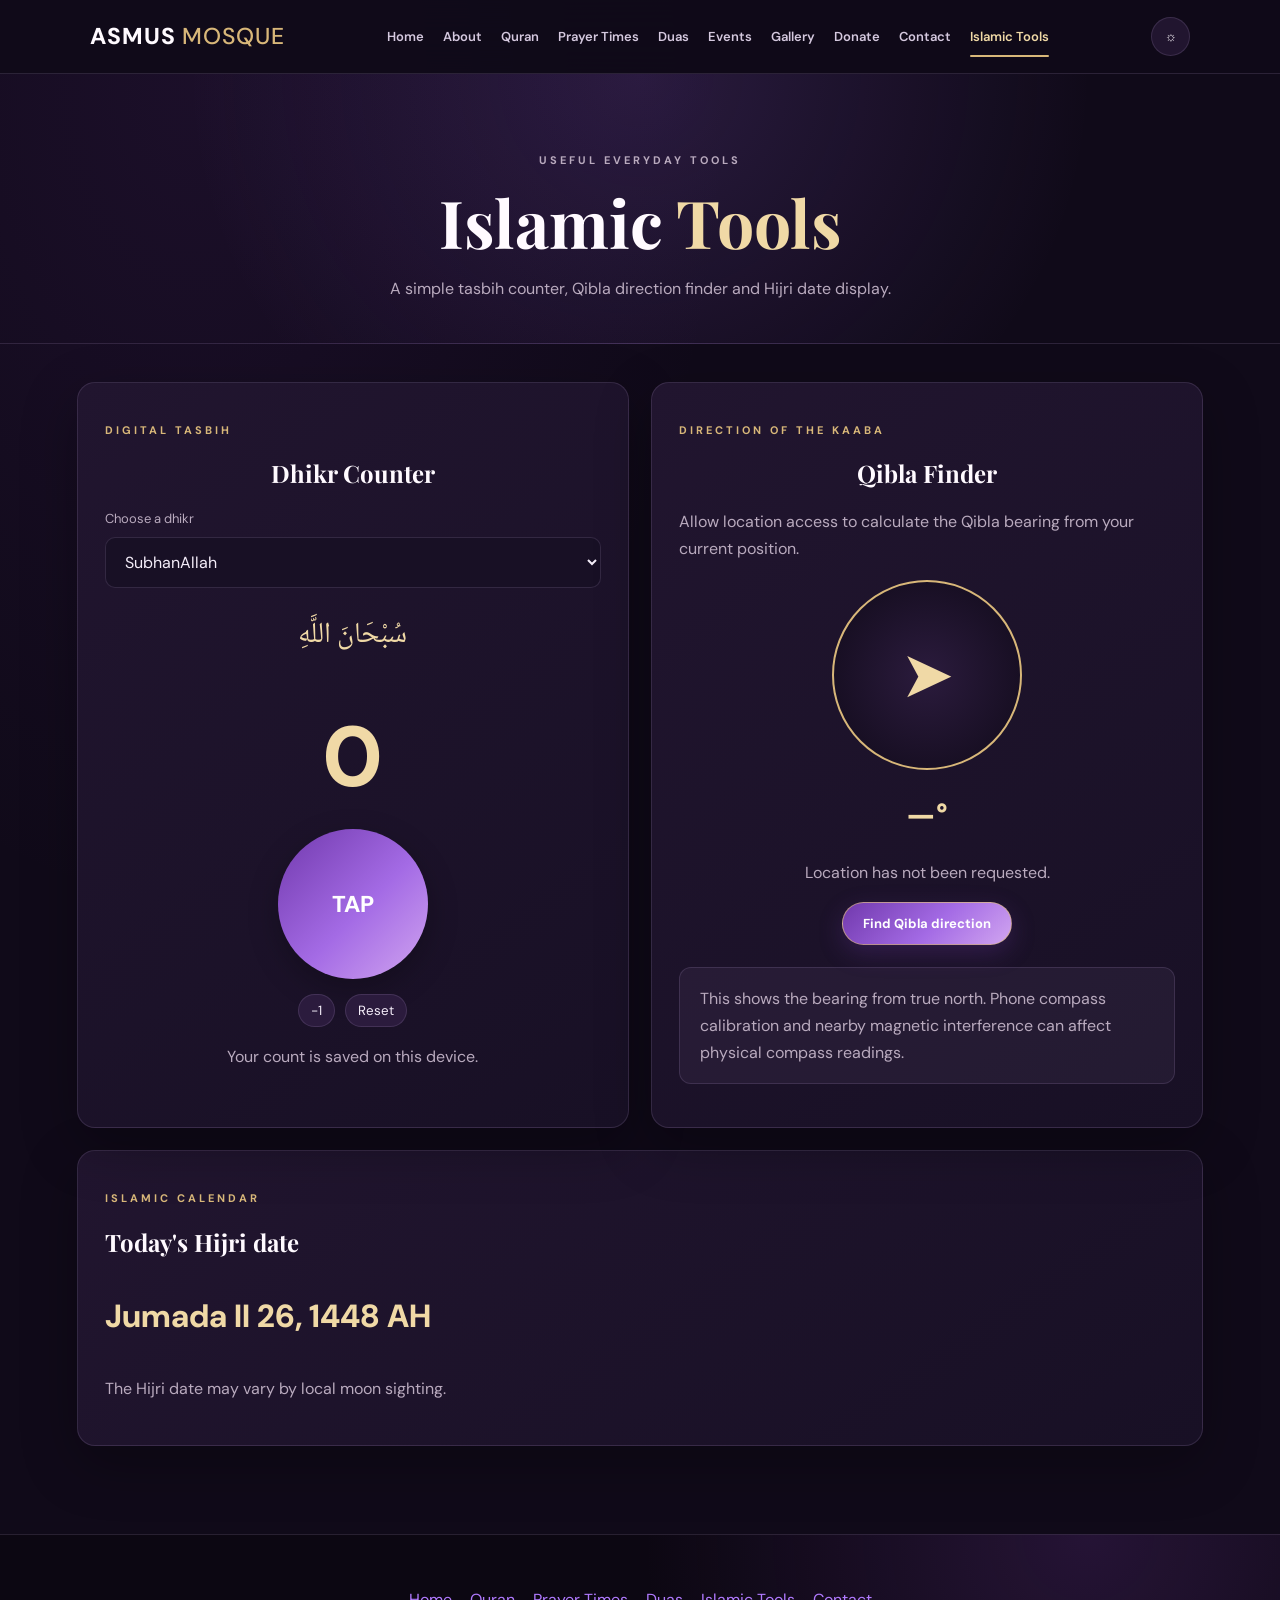
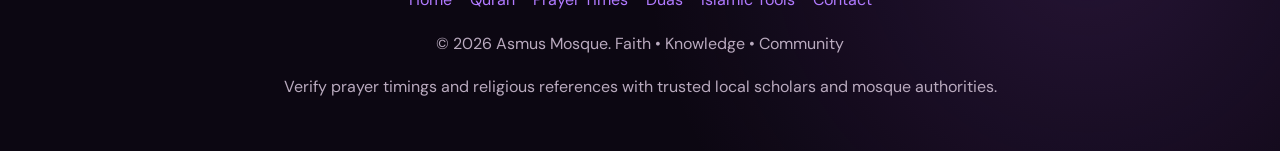
<file: tools.html>
<!doctype html>
<html lang="en">
<head>
<meta charset="utf-8"><meta name="viewport" content="width=device-width,initial-scale=1">
<meta name="description" content="Asmus Mosque — worship, learning, remembrance and community.">
<meta name="theme-color" content="#100a19"><link rel="manifest" href="manifest.webmanifest">
<title>Islamic Tools | Asmus Mosque</title>
<link rel="preconnect" href="https://fonts.googleapis.com"><link rel="preconnect" href="https://fonts.gstatic.com" crossorigin>
<link href="https://fonts.googleapis.com/css2?family=DM+Sans:wght@400;500;600;700;800&family=Playfair+Display:wght@500;600;700&family=Noto+Naskh+Arabic:wght@400;500;600&display=swap" rel="stylesheet">
<link rel="stylesheet" href="style.css"><link rel="stylesheet" href="pages.css">
<script src="script.js" defer></script><script src="tools.js" defer></script>
</head>
<body><a class="skip-link" href="#main">Skip to content</a>
<header class="navbar"><a class="logo" href="index.html">ASMUS <span>MOSQUE</span></a>
<button class="menu-toggle" id="menuToggle" type="button" aria-label="Toggle navigation" aria-expanded="false"><span></span><span></span><span></span></button>
<nav aria-label="Main navigation"><a href="index.html">Home</a><a href="about.html">About</a><a href="quran.html">Quran</a><a href="prayer.html">Prayer Times</a><a href="duas.html">Duas</a><a href="events.html">Events</a><a href="gallery.html">Gallery</a><a href="donate.html">Donate</a><a href="contact.html">Contact</a><a href="tools.html">Islamic Tools</a></nav><div class="nav-actions"><button id="themeToggle" type="button" aria-label="Toggle light and dark theme">☼</button></div></header>
<div class="install-banner" id="installBanner"><span>Install Asmus Mosque on your device for quick access.</span><button class="btn" id="installButton" type="button">Install</button></div>
<main id="main"><section class="page-heading"><p class="eyebrow">USEFUL EVERYDAY TOOLS</p><h1>Islamic <span class="gold">Tools</span></h1><p>A simple tasbih counter, Qibla direction finder and Hijri date display.</p></section><section class="page-content"><div class="tool-grid"><article class="tool-panel"><p class="eyebrow">DIGITAL TASBIH</p><h2 style="text-align:center">Dhikr Counter</h2><div class="form-field"><label for="tasbihPreset">Choose a dhikr</label><select id="tasbihPreset"><option value="سُبْحَانَ اللَّهِ">SubhanAllah</option><option value="الْحَمْدُ لِلَّهِ">Alhamdulillah</option><option value="اللَّهُ أَكْبَرُ">Allahu Akbar</option><option value="أَسْتَغْفِرُ اللَّهَ">Astaghfirullah</option></select></div><div class="arabic" id="tasbihArabic">سُبْحَانَ اللَّهِ</div><div class="counter-number" id="tasbihCount">0</div><div class="counter-controls"><button class="counter-main" id="tasbihAdd" type="button">TAP</button></div><div class="inline-actions" style="justify-content:center"><button class="small-btn" id="tasbihMinus" type="button">−1</button><button class="small-btn" id="tasbihReset" type="button">Reset</button></div><p class="muted" id="tasbihStatus" style="text-align:center">Your count is saved on this device.</p></article><article class="tool-panel"><p class="eyebrow">DIRECTION OF THE KAABA</p><h2 style="text-align:center">Qibla Finder</h2><p class="muted">Allow location access to calculate the Qibla bearing from your current position.</p><div class="qibla-compass"><div class="qibla-needle" id="qiblaNeedle">➤</div></div><div class="qibla-result" id="qiblaBearing" style="text-align:center">—°</div><p id="qiblaStatus" class="muted" style="text-align:center" aria-live="polite">Location has not been requested.</p><div style="text-align:center"><button class="btn" id="findQibla" type="button">Find Qibla direction</button></div><p class="notice">This shows the bearing from true north. Phone compass calibration and nearby magnetic interference can affect physical compass readings.</p></article></div><article class="tool-panel" style="margin-top:22px"><p class="eyebrow">ISLAMIC CALENDAR</p><h2>Today's Hijri date</h2><p id="hijriDate" class="qibla-result">Loading date…</p><p class="muted">The Hijri date may vary by local moon sighting.</p></article></section></main>
<footer class="footer"><p><a href="index.html">Home</a><a href="quran.html">Quran</a><a href="prayer.html">Prayer Times</a><a href="duas.html">Duas</a><a href="tools.html">Islamic Tools</a><a href="contact.html">Contact</a></p><p>© <span data-year></span> Asmus Mosque. Faith • Knowledge • Community</p><p class="muted">Verify prayer timings and religious references with trusted local scholars and mosque authorities.</p></footer>
</body></html>
</file>
<file: style.css>
/* ==========================================

   ASMUS MOSQUE — DARK LUXURY PURPLE

   Replace the previous upgrade block with this.

========================================== */



:root {

  --bg: #100a19;

  --bg-soft: #181025;

  --surface: #21152f;

  --surface-light: #2b1b3d;

  --purple: #9b63e6;

  --purple-bright: #b17aff;

  --purple-dark: #54218b;

  --gold: #d8b779;

  --gold-light: #f0d9a6;

  --white: #fffaff;

  --text: #f4edf9;

  --muted: #b9aabe;

  --border: rgba(214, 184, 241, .14);

  --shadow: 0 18px 55px rgba(0, 0, 0, .28);

  --gradient: linear-gradient(135deg, #7139ad, #a46be5 55%, #d1a5f0);

  --font-heading: "Playfair Display", Georgia, serif;

  --font-body: "DM Sans", Arial, sans-serif;

}



* {

  box-sizing: border-box;

}



html {

  scroll-behavior: smooth;

  scroll-padding-top: 90px;

}



body {

  margin: 0;

  background:

    radial-gradient(ellipse at 15% 5%, rgba(105, 48, 150, .13), transparent 35%),

    var(--bg);

  color: var(--text);

  font-family: var(--font-body);

  line-height: 1.7;

  transition: background .3s, color .3s;

}



body, button, input, textarea {

  font-family: var(--font-body);

}



h1, h2, h3, h4 {

  color: var(--white);

  line-height: 1.2;

}



h1, h2 {

  font-family: var(--font-heading);

}



a {

  color: var(--purple-bright);

  text-decoration: none;

}



button {

  cursor: pointer;

}



::selection {

  background: var(--purple);

  color: white;

}



/* ACCESSIBILITY */



.skip-link {

  position: absolute;

  top: -100px;

  left: 15px;

  z-index: 9999;

  padding: 12px 18px;

  background: var(--gold);

  color: #180e20;

  border-radius: 8px;

}



.skip-link:focus {

  top: 15px;

}



:focus-visible {

  outline: 2px solid var(--gold);

  outline-offset: 4px;

}



/* NAVIGATION */



.navbar {

  position: sticky;

  top: 0;

  z-index: 1000;

  display: flex;

  align-items: center;

  justify-content: space-between;

  gap: 25px;

  padding: 17px 7%;

  background: rgba(16, 10, 25, .91);

  backdrop-filter: blur(20px);

  -webkit-backdrop-filter: blur(20px);

  border-bottom: 1px solid var(--border);

}



.logo {

  color: var(--white);

  font-size: 23px;

  font-weight: 800;

  letter-spacing: 1px;

  white-space: nowrap;

}



.logo span {

  color: var(--gold);

  font-weight: 500;

}



.navbar nav {

  display: flex;

  align-items: center;

  justify-content: center;

  gap: 19px;

}



.navbar nav a {

  position: relative;

  color: #d5c9df;

  font-size: 13px;

  font-weight: 600;

  transition: color .25s;

}



.navbar nav a:hover,

.navbar nav a.active {

  color: var(--gold-light);

}



.navbar nav a::after {

  content: "";

  position: absolute;

  bottom: -9px;

  left: 0;

  width: 0;

  height: 2px;

  border-radius: 10px;

  background: var(--gold);

  transition: width .25s;

}



.navbar nav a:hover::after,

.navbar nav a.active::after {

  width: 100%;

}



.nav-actions {

  display: flex;

  align-items: center;

  gap: 9px;

}



.nav-actions button {

  min-width: 39px;

  height: 39px;

  padding: 0 11px;

  color: var(--white);

  background: var(--surface);

  border: 1px solid var(--border);

  border-radius: 50px;

  transition: .25s;

}



.nav-actions button:hover {

  background: var(--purple-dark);

  border-color: var(--purple);

}



.menu-toggle {

  display: none;

  width: 43px;

  height: 43px;

  padding: 10px;

  background: var(--surface);

  border: 1px solid var(--border);

  border-radius: 12px;

}



.menu-toggle span {

  display: block;

  width: 20px;

  height: 2px;

  margin: 4px auto;

  background: white;

  border-radius: 5px;

  transition: .25s;

}



.menu-toggle.active span:first-child {

  transform: translateY(6px) rotate(45deg);

}



.menu-toggle.active span:nth-child(2) {

  opacity: 0;

}



.menu-toggle.active span:last-child {

  transform: translateY(-6px) rotate(-45deg);

}



/* HERO */



.hero {

  position: relative;

  display: flex;

  align-items: center;

  min-height: 690px;

  padding: 100px 9%;

  overflow: hidden;

  isolation: isolate;

  background:

    linear-gradient(90deg,

      rgba(13, 7, 22, .96) 0%,

      rgba(31, 13, 48, .83) 52%,

      rgba(31, 13, 48, .35) 100%),

    url("https://images.unsplash.com/photo-1591604129939-f1efa4d9f7fa?auto=format&fit=crop&w=2000&q=85")

    center 45% / cover no-repeat;

}



.hero-overlay {

  position: absolute;

  inset: 0;

  z-index: -1;

  background:

    radial-gradient(circle at 75% 45%, rgba(151, 86, 207, .23), transparent 35%),

    linear-gradient(0deg, rgba(16, 10, 25, .55), transparent 40%);

}



.hero-content {

  position: relative;

  z-index: 2;

  max-width: 760px;

  animation: heroEnter .9s ease both;

}



.hero-label,

.eyebrow {

  color: var(--gold);

  font-size: 11px;

  font-weight: 700;

  letter-spacing: 3px;

  text-transform: uppercase;

}



.hero-label {

  display: flex;

  align-items: center;

  gap: 13px;

  margin-bottom: 25px;

}



.hero-label-line {

  width: 32px;

  height: 1px;

  background: var(--gold);

}



.hero h1 {

  margin: 0 0 23px;

  font-size: clamp(43px, 7vw, 78px);

  font-weight: 600;

  line-height: 1.1;

  letter-spacing: -1.5px;

}



.hero h1 span,

.section-heading h2 span,

.invitation-content h2 span {

  display: block;

  color: var(--gold-light);

}



.hero-content > p:not(.eyebrow) {

  max-width: 590px;

  color: #e0d5e9;

  font-size: 16px;

  line-height: 1.9;

}



.hero-buttons {

  display: flex;

  flex-wrap: wrap;

  gap: 14px;

  margin-top: 32px;

}



.hero-location {

  display: flex;

  align-items: center;

  gap: 10px;

  margin-top: 55px;

  color: #d2c2dc;

  font-size: 10px;

  letter-spacing: 2px;

}



.location-dot {

  width: 7px;

  height: 7px;

  background: var(--gold);

  border-radius: 50%;

  box-shadow: 0 0 12px var(--gold);

}



.hero-decoration {

  position: absolute;

  right: 6%;

  bottom: -120px;

  color: rgba(231, 201, 255, .07);

  font-size: 390px;

  pointer-events: none;

}



.scroll-indicator {

  position: absolute;

  right: 7%;

  bottom: 35px;

  display: flex;

  align-items: center;

  gap: 12px;

  color: #e7d8ef;

  font-size: 10px;

  letter-spacing: 2px;

}



.scroll-indicator span:last-child {

  color: var(--gold);

  font-size: 22px;

}



/* BUTTONS */



.btn {

  display: inline-flex;

  align-items: center;

  justify-content: center;

  gap: 13px;

  padding: 14px 25px;

  color: white;

  font-size: 13px;

  font-weight: 700;

  background: var(--gradient);

  border: 1px solid rgba(255,255,255,.15);

  border-radius: 50px;

  box-shadow: 0 8px 25px rgba(112, 56, 169, .28);

  transition: transform .25s, box-shadow .25s;

}



.btn:hover {

  color: white;

  transform: translateY(-3px);

  box-shadow: 0 13px 32px rgba(151, 86, 207, .4);

}



.btn-outline {

  color: var(--white);

  background: rgba(255,255,255,.04);

  border: 1px solid rgba(255,255,255,.35);

  box-shadow: none;

}



.btn-outline:hover {

  background: rgba(255,255,255,.12);

}



/* GENERAL SECTIONS */



.section,

.page-content {

  padding: 95px 8%;

}



.section-heading {

  max-width: 760px;

  margin: 0 auto 55px;

  text-align: center;

}



.section-heading h2,

.page-heading h1 {

  margin: 13px 0;

  font-size: clamp(32px, 5vw, 49px);

}



.section-heading > p:not(.eyebrow),

.page-heading > p {

  color: var(--muted);

  line-height: 1.9;

}



.welcome-section {

  background:

    radial-gradient(ellipse at 50% 0%, rgba(104, 54, 145, .13), transparent 55%),

    var(--bg);

}



/* CARDS */



.cards {

  display: grid;

  grid-template-columns: repeat(3, minmax(0, 1fr));

  gap: 24px;

}



.card {

  position: relative;

  padding: 32px;

  overflow: hidden;

  background: linear-gradient(145deg, #281936, #1b1226);

  border: 1px solid var(--border);

  border-radius: 19px;

  box-shadow: var(--shadow);

  transition: transform .3s, border-color .3s;

}



.card::before {

  content: "";

  position: absolute;

  top: 0;

  left: 0;

  width: 100%;

  height: 3px;

  background: var(--gradient);

}



.card:hover {

  transform: translateY(-7px);

  border-color: rgba(190, 143, 235, .45);

}



.card-icon {

  display: grid;

  place-items: center;

  width: 54px;

  height: 54px;

  margin-bottom: 25px;

  color: var(--gold-light);

  font-size: 25px;

  background: linear-gradient(135deg, rgba(151, 91, 204, .3), rgba(216, 183, 121, .08));

  border: 1px solid var(--border);

  border-radius: 16px;

}



.card-number {

  color: var(--gold);

  font-size: 10px;

  font-weight: 700;

  letter-spacing: 2px;

}



.card h3 {

  margin: 12px 0;

  font-family: var(--font-heading);

  font-size: 24px;

}



.card > p:not(.card-number) {

  color: var(--muted);

  font-size: 14px;

  line-height: 1.9;

}



.card-link {

  display: inline-flex;

  align-items: center;

  gap: 12px;

  margin-top: 18px;

  color: var(--gold-light);

  font-size: 13px;

  font-weight: 700;

}



.card-link span {

  transition: transform .2s;

}



.card-link:hover span {

  transform: translate(3px, -3px);

}



/* QURAN SECTION */



.quran-section {

  background:

    radial-gradient(ellipse at 50% 40%, rgba(103, 49, 151, .2), transparent 65%),

    #160e21;

}



.quran-section-heading {

  display: flex;

  align-items: center;

  justify-content: space-between;

  max-width: 850px;

  margin: 0 auto 35px;

}



.quran-section-heading h2 {

  margin: 12px 0;

  font-size: clamp(30px, 4vw, 43px);

}



.quran-section-heading p:not(.eyebrow) {

  color: var(--muted);

}



.quran-decoration {

  color: rgba(216, 183, 121, .3);

  font-size: 90px;

}



.quran-card {

  max-width: 850px;

  margin: auto;

  padding: 50px 35px;

  text-align: center;

  background:

    radial-gradient(ellipse at top, rgba(139, 79, 186, .2), transparent 65%),

    linear-gradient(145deg, #2a1a3b, #1b1227);

  border: 1px solid rgba(216, 183, 121, .25);

  border-radius: 22px;

  box-shadow: var(--shadow);

}



.arabic-text {

  margin: 35px auto;

  color: var(--gold-light);

  font-family: serif;

  font-size: clamp(30px, 5vw, 45px);

  line-height: 2;

}



.quran-divider {

  width: 120px;

  height: 1px;

  margin: 25px auto;

  background: linear-gradient(90deg, transparent, var(--gold), transparent);

}



.quran-divider span {

  position: relative;

  top: -15px;

  padding: 0 12px;

  color: var(--gold);

  background: #241731;

}



#quranTranslation {

  max-width: 680px;

  margin: 0 auto 18px;

  color: #e6dceD;

  line-height: 2;

}



#quranReference {

  margin-bottom: 25px;

  color: var(--gold);

  font-size: 12px;

}



/* INVITATION */



.invitation-section {

  position: relative;

  display: flex;

  align-items: center;

  justify-content: space-between;

  gap: 35px;

  overflow: hidden;

  background:

    radial-gradient(circle at 85% 50%, rgba(172, 104, 223, .3), transparent 35%),

    linear-gradient(120deg, #29163d, #4b2670 55%, #241331);

}



.invitation-content {

  position: relative;

  z-index: 2;

  max-width: 700px;

}



.invitation-content h2 {

  margin: 15px 0;

  font-size: clamp(32px, 5vw, 52px);

}



.invitation-content > p:not(.eyebrow) {

  max-width: 580px;

  margin-bottom: 28px;

  color: #e0d3e9;

  line-height: 1.9;

}



.invitation-symbol {

  color: rgba(255,255,255,.08);

  font-size: clamp(130px, 22vw, 270px);

}



/* OTHER WEBSITE PAGES */



.page-heading {

  padding: 75px 8%;

  text-align: center;

  background:

    radial-gradient(circle at 50% 0%, rgba(154, 91, 205, .25), transparent 60%),

    linear-gradient(120deg, #21122f, #38204e);

  border-bottom: 1px solid var(--border);

}



.page-heading h1 {

  color: var(--white);

}



.page-heading p {

  max-width: 650px;

  margin: 12px auto 0;

  color: var(--muted);

}



/* ABOUT */



.about-layout {

  display: grid;

  grid-template-columns: repeat(2, minmax(0, 1fr));

  align-items: center;

  gap: 40px;

}



.about-highlight,

.donation-card,

.contact-form,

.prayer-box,

.countdown-box {

  padding: 30px;

  background: linear-gradient(145deg, #281936, #1b1226);

  border: 1px solid var(--border);

  border-radius: 20px;

  box-shadow: var(--shadow);

}



/* PRAYER TIMES */



.prayer-box,

.countdown-box {

  margin-bottom: 25px;

}



.prayer-grid {

  display: grid;

  grid-template-columns: repeat(auto-fit, minmax(130px, 1fr));

  gap: 14px;

}



.prayer-item {

  padding: 20px 12px;

  text-align: center;

  background: var(--surface-light);

  border: 1px solid var(--border);

  border-radius: 15px;

  transition: .25s;

}



.prayer-item:hover {

  transform: translateY(-4px);

  border-color: var(--purple);

}



.prayer-item strong {

  display: block;

  color: var(--gold-light);

  font-size: 19px;

}



.countdown-box {

  color: white;

  background:

    radial-gradient(circle at top right, rgba(185, 123, 235, .3), transparent 45%),

    linear-gradient(135deg, #38204e, #1b1028);

}



#jumuahCountdown {

  color: var(--gold-light);

  font-family: var(--font-heading);

  font-size: clamp(25px, 5vw, 42px);

}



/* QURAN REMINDER */



.return-reminder {

  padding: 50px 30px;

  text-align: center;

  background:

    radial-gradient(circle at top, rgba(158, 101, 205, .2), transparent 70%),

    #251632;

  border: 1px solid var(--border);

  border-radius: 22px;

}



.return-reminder h2 {

  max-width: 650px;

  margin: 20px auto;

  font-family: var(--font-heading);

}



.reminder-arabic {

  color: var(--gold-light);

  font-family: serif;

  font-size: 34px;

  line-height: 2;

}



/* GALLERY */



.gallery-grid {

  display: grid;

  grid-template-columns: repeat(auto-fit, minmax(220px, 1fr));

  gap: 20px;

}



.gallery-grid img {

  display: block;

  width: 100%;

  height: 260px;

  object-fit: cover;

  border: 1px solid var(--border);

  border-radius: 17px;

  transition: transform .3s, box-shadow .3s;

}



.gallery-grid img:hover {

  transform: scale(1.025);

  box-shadow: var(--shadow);

}



/* CONTACT AND FORMS */



.contact-layout {

  display: grid;

  grid-template-columns: repeat(2, minmax(0, 1fr));

  gap: 30px;

}



.contact-form input,

.contact-form textarea,

input,

textarea,

select {

  width: 100%;

  padding: 14px 16px;

  color: var(--text);

  background: #160e21;

  border: 1px solid var(--border);

  border-radius: 11px;

  outline: none;

}



.contact-form input:focus,

.contact-form textarea:focus,

input:focus,

textarea:focus,

select:focus {

  border-color: var(--purple-bright);

  box-shadow: 0 0 0 3px rgba(155, 99, 230, .15);

}



.contact-form textarea {

  min-height: 130px;

  resize: vertical;

}



/* FOOTER */



footer,

.footer {

  padding: 55px 8% 20px;

  background:

    radial-gradient(circle at 85% 0%, rgba(112, 57, 157, .25), transparent 40%),

    #0c0712;

  border-top: 1px solid rgba(216, 183, 121, .25);

}



.footer-main {

  display: grid;

  grid-template-columns: 2fr 1fr 1fr;

  gap: 45px;

  padding-bottom: 35px;

}



.footer-brand p {

  max-width: 360px;

  color: var(--muted);

}



.footer-links {

  display: flex;

  flex-direction: column;

  gap: 10px;

}



.footer-links h3 {

  color: var(--gold-light);

  font-family: var(--font-body);

  font-size: 14px;

}



.footer-links a {

  color: var(--muted);

  font-size: 13px;

}



.footer-links a:hover {

  color: var(--gold-light);

}



.footer-bottom {

  display: flex;

  justify-content: space-between;

  gap: 15px;

  padding-top: 20px;

  border-top: 1px solid var(--border);

  color: var(--muted);

  font-size: 12px;

}



/* LIGHT MODE */



body.light-mode {

  --bg: #f7f2fa;

  --bg-soft: #eee5f5;

  --surface: #fff;

  --surface-light: #f0e7f8;

  --text: #2b1c37;

  --white: #24152f;

  --muted: #71657a;

  --border: rgba(69, 37, 91, .13);

  background: #f7f2fa;

  color: #2b1c37;

}



body.light-mode .navbar {

  background: rgba(255, 252, 255, .94);

}



body.light-mode .navbar nav a {

  color: #493853;

}



body.light-mode .navbar nav a:hover,

body.light-mode .navbar nav a.active {

  color: var(--purple-dark);

}



body.light-mode .logo {

  color: #281637;

}



body.light-mode .card,

body.light-mode .quran-card,

body.light-mode .about-highlight,

body.light-mode .donation-card,

body.light-mode .contact-form,

body.light-mode .prayer-box {

  background: #fff;

}



body.light-mode .card h3,

body.light-mode .section-heading h2 {

  color: #281637;

}



body.light-mode .welcome-section {

  background: #f7f2fa;

}



body.light-mode .quran-section {

  background: #eee5f5;

}



body.light-mode .quran-card {

  background: linear-gradient(145deg, #fff, #f3eafa);

}



body.light-mode #quranTranslation {

  color: #493853;

}



body.light-mode .quran-divider span {

  background: #f3eafa;

}



body.light-mode .card > p:not(.card-number) {

  color: #71657a;

}



body.light-mode input,

body.light-mode textarea,

body.light-mode select {

  color: #281637;

  background: #fff;

}



/* MOBILE */



@media (max-width: 1050px) {

  .navbar {

    flex-wrap: wrap;

    gap: 14px;

  }



  .menu-toggle {

    display: block;

    order: 2;

  }



  .nav-actions {

    margin-left: auto;

    order: 3;

  }



  .navbar nav {

    display: none;

    order: 4;

    flex-direction: column;

    align-items: stretch;

    width: 100%;

    padding: 15px 0 8px;

    border-top: 1px solid var(--border);

  }



  .navbar nav.open {

    display: flex;

  }



  .navbar nav a {

    padding: 9px 5px;

  }



  .navbar nav a::after {

    display: none;

  }



  .cards {

    grid-template-columns: repeat(2, minmax(0, 1fr));

  }

}



@media (max-width: 650px) {

  .navbar {

    padding: 13px 5%;

  }



  .logo {

    font-size: 19px;

  }



  .hero {

    min-height: 600px;

    padding: 75px 7%;

    background-position: 58% center;

  }



  .hero h1 {

    font-size: clamp(40px, 11vw, 55px);

  }



  .hero-content > p:not(.eyebrow) {

    font-size: 14px;

  }



  .hero-location {

    margin-top: 35px;

  }



  .scroll-indicator {

    display: none;

  }



  .hero-decoration {

    right: -15%;

    font-size: 240px;

  }



  .section,

  .page-content {

    padding: 65px 6%;

  }



  .section-heading {

    margin-bottom: 35px;

  }



  .cards,

  .about-layout,

  .contact-layout {

    grid-template-columns: 1fr;

  }



  .card {

    padding: 25px;

  }



  .quran-section-heading {

    align-items: flex-start;

  }



  .quran-decoration {

    font-size: 55px;

  }



  .quran-card {

    padding: 35px 18px;

  }



  .invitation-section {

    padding: 65px 7%;

  }



  .invitation-symbol {

    position: absolute;

    right: -25px;

    bottom: -35px;

    font-size: 150px;

  }



  .footer-main {

    grid-template-columns: 1fr 1fr;

    gap: 30px;

  }



  .footer-brand {

    grid-column: 1 / -1;

  }



  .footer-bottom {

    flex-direction: column;

    gap: 4px;

  }

}



/* MOTION */



@keyframes heroEnter {

  from {

    opacity: 0;

    transform: translateY(22px);

  }

  to {

    opacity: 1;

    transform: translateY(0);

  }

}



@media (prefers-reduced-motion: reduce) {

  *,

  *::before,

  *::after {

    scroll-behavior: auto !important;

    animation-duration: .01ms !important;

    transition-duration: .01ms !important;

  }

}
</file>
<file: pages.css>
/* ASMUS MOSQUE — page layouts and interactive additions */
:root{color-scheme:dark}
.page-heading{text-align:center;padding:76px 7% 38px;background:radial-gradient(circle at 50% 0%,rgba(155,99,230,.18),transparent 65%)}
.page-heading h1{font-size:clamp(38px,6vw,66px);margin:12px 0}
.page-heading p{color:var(--muted);max-width:720px;margin:0 auto}
.page-content{width:min(1160px,88%);margin:0 auto;padding:38px 0 88px}
.content-grid{display:grid;grid-template-columns:repeat(3,minmax(0,1fr));gap:22px}
.content-card,.contact-form,.account-card,.prayer-panel,.quran-panel,.tool-panel{display:block;padding:27px;background:linear-gradient(145deg,var(--surface),var(--bg-soft));border:1px solid var(--border);border-radius:18px;box-shadow:var(--shadow);color:var(--text)}
.content-card{transition:transform .25s,border-color .25s}.content-card:hover{transform:translateY(-5px);border-color:rgba(177,122,255,.5)}
.content-card p,.muted{color:var(--muted)}
.gold{color:var(--gold-light)}
.action-btn,.btn{display:inline-flex;align-items:center;justify-content:center;gap:8px;padding:12px 20px;border:1px solid rgba(216,183,121,.65);border-radius:50px;background:var(--gradient);color:white;font-weight:700;cursor:pointer;transition:.2s}
.action-btn:hover,.btn:hover{filter:brightness(1.12);transform:translateY(-1px)}
.form-field{display:grid;gap:7px;margin:13px 0}.form-field label{color:var(--muted);font-size:13px}
.form-field input,.form-field textarea,.form-field select,.search-input,.form-field button{width:100%;padding:13px 15px;background:var(--bg-soft);border:1px solid var(--border);border-radius:10px;color:var(--text);font:inherit}
.form-field textarea{min-height:130px;resize:vertical}
.contact-layout,.donation-layout{display:grid;grid-template-columns:1fr 1fr;gap:30px;align-items:start}
.contact-number-card,.account-row{padding:16px 0;border-bottom:1px solid var(--border)}
.contact-number-card span,.account-row span{display:block;color:var(--muted);font-size:11px;letter-spacing:2px;text-transform:uppercase}
.contact-number-card a{font-size:23px;color:var(--gold-light);font-weight:700}.account-row strong{display:block;color:var(--gold-light);font-size:18px;overflow-wrap:anywhere}
.notice{padding:17px 20px;margin-top:22px;background:rgba(216,184,241,.06);border:1px solid var(--border);border-radius:12px;color:var(--muted)}
.dua-tabs{display:flex;gap:10px;flex-wrap:wrap;margin:25px 0}.dua-tabs button,.filter-btn{padding:9px 16px;background:var(--surface);border:1px solid var(--border);border-radius:30px;color:var(--text);cursor:pointer}
.dua-tabs button.active,.filter-btn.active{background:var(--purple-dark);border-color:var(--purple);color:white}
.dua-card{padding:24px;background:var(--surface);border:1px solid var(--border);border-radius:16px}
.dua-card .arabic,.arabic{font-family:"Noto Naskh Arabic","Traditional Arabic",serif;font-size:29px;line-height:2.1;text-align:center;direction:rtl;color:var(--gold-light);margin:18px 0}
.dua-card p{color:var(--muted)}.dua-meta{font-size:12px;color:var(--gold)}
.prayer-grid{display:grid;grid-template-columns:repeat(3,1fr);gap:15px;margin-top:20px}
.prayer-time{text-align:center;padding:22px;background:var(--surface);border:1px solid var(--border);border-radius:14px}.prayer-time strong{display:block;color:var(--gold-light);font-size:25px}
.surah-item{padding:20px;margin:12px 0;background:var(--surface);border:1px solid var(--border);border-radius:14px}.surah-item h3{margin:0}.surah-item p{color:var(--muted)}
.footer{padding:35px 7%;border-top:1px solid var(--border);color:var(--muted);text-align:center}.footer a{margin:0 9px}
.inline-actions{display:flex;gap:10px;flex-wrap:wrap;margin:15px 0}.inline-actions button{cursor:pointer}
.reader-controls{display:grid;grid-template-columns:1fr 1fr auto;gap:12px;margin:22px 0}.reader-controls select,.reader-controls input{min-width:0;padding:13px;background:var(--bg-soft);color:var(--text);border:1px solid var(--border);border-radius:10px}
.ayah{padding:22px 5px;border-bottom:1px solid var(--border)}.ayah-ar{font-family:"Noto Naskh Arabic","Traditional Arabic",serif;font-size:30px;line-height:2.1;text-align:right;direction:rtl;color:var(--gold-light)}.ayah-en{color:var(--muted);margin:12px 0}.ayah-tools{display:flex;gap:8px;flex-wrap:wrap}.ayah-tools button,.small-btn{padding:7px 12px;border:1px solid var(--border);border-radius:30px;background:var(--surface-light);color:var(--text);cursor:pointer}
.gallery-grid{display:grid;grid-template-columns:repeat(3,minmax(0,1fr));gap:16px}.gallery-item{position:relative;overflow:hidden;border-radius:15px;border:1px solid var(--border);background:var(--surface)}.gallery-item img{display:block;width:100%;height:245px;object-fit:cover;transition:transform .3s}.gallery-item:hover img{transform:scale(1.04)}.gallery-item p{padding:0 15px;color:var(--muted);font-size:13px}.lightbox{position:fixed;inset:0;z-index:5000;display:none;place-items:center;padding:25px;background:rgba(5,3,9,.92)}.lightbox.open{display:grid}.lightbox img{max-width:min(100%,1000px);max-height:82vh;border-radius:12px}.lightbox button{position:absolute;top:20px;right:25px;padding:10px 16px;border:0;border-radius:30px;background:var(--gold);color:#180e20;font-weight:700;cursor:pointer}
.tool-grid{display:grid;grid-template-columns:repeat(2,minmax(0,1fr));gap:22px}.counter-number{font-size:clamp(52px,10vw,85px);font-weight:800;color:var(--gold-light);text-align:center;font-variant-numeric:tabular-nums}.counter-controls{display:flex;justify-content:center;gap:12px;flex-wrap:wrap}.counter-main{width:150px;height:150px;border:0;border-radius:50%;background:var(--gradient);color:white;font-size:23px;font-weight:800;box-shadow:0 10px 30px rgba(0,0,0,.25);cursor:pointer}.counter-main:active{transform:scale(.96)}
.qibla-result{font-size:32px;color:var(--gold-light);font-weight:800}.qibla-compass{width:190px;height:190px;margin:18px auto;border:2px solid var(--gold);border-radius:50%;display:grid;place-items:center;background:radial-gradient(circle,var(--surface-light),var(--bg));position:relative}.qibla-needle{font-size:65px;color:var(--gold-light);transform-origin:50% 50%;transition:transform .4s}
.install-banner{display:none;margin:20px auto;padding:14px 18px;border:1px solid var(--border);border-radius:12px;background:var(--surface);max-width:900px}.install-banner.show{display:flex;align-items:center;justify-content:space-between;gap:12px}
@media(max-width:850px){.content-grid{grid-template-columns:repeat(2,minmax(0,1fr))}.contact-layout,.donation-layout,.tool-grid{grid-template-columns:1fr}.gallery-grid{grid-template-columns:repeat(2,minmax(0,1fr))}.reader-controls{grid-template-columns:1fr 1fr}}
@media(max-width:600px){.content-grid,.prayer-grid,.gallery-grid{grid-template-columns:1fr}.page-heading{padding-top:55px}.page-content{width:90%}.reader-controls{grid-template-columns:1fr}.gallery-item img{height:230px}}
body.light-mode{color-scheme:light}
body.light-mode .page-heading{background:radial-gradient(circle at 50% 0%,rgba(155,99,230,.12),transparent 65%)}
body.light-mode .content-card,body.light-mode .contact-form,body.light-mode .account-card,body.light-mode .prayer-panel,body.light-mode .quran-panel,body.light-mode .tool-panel,body.light-mode .dua-card,body.light-mode .surah-item{background:#fff;color:#281637}
body.light-mode .form-field input,body.light-mode .form-field textarea,body.light-mode .form-field select,body.light-mode .search-input,body.light-mode .reader-controls select,body.light-mode .reader-controls input{background:#fff;color:#281637}
body.light-mode .ayah-en,body.light-mode .content-card p,body.light-mode .muted{color:#71657a}
</file>
